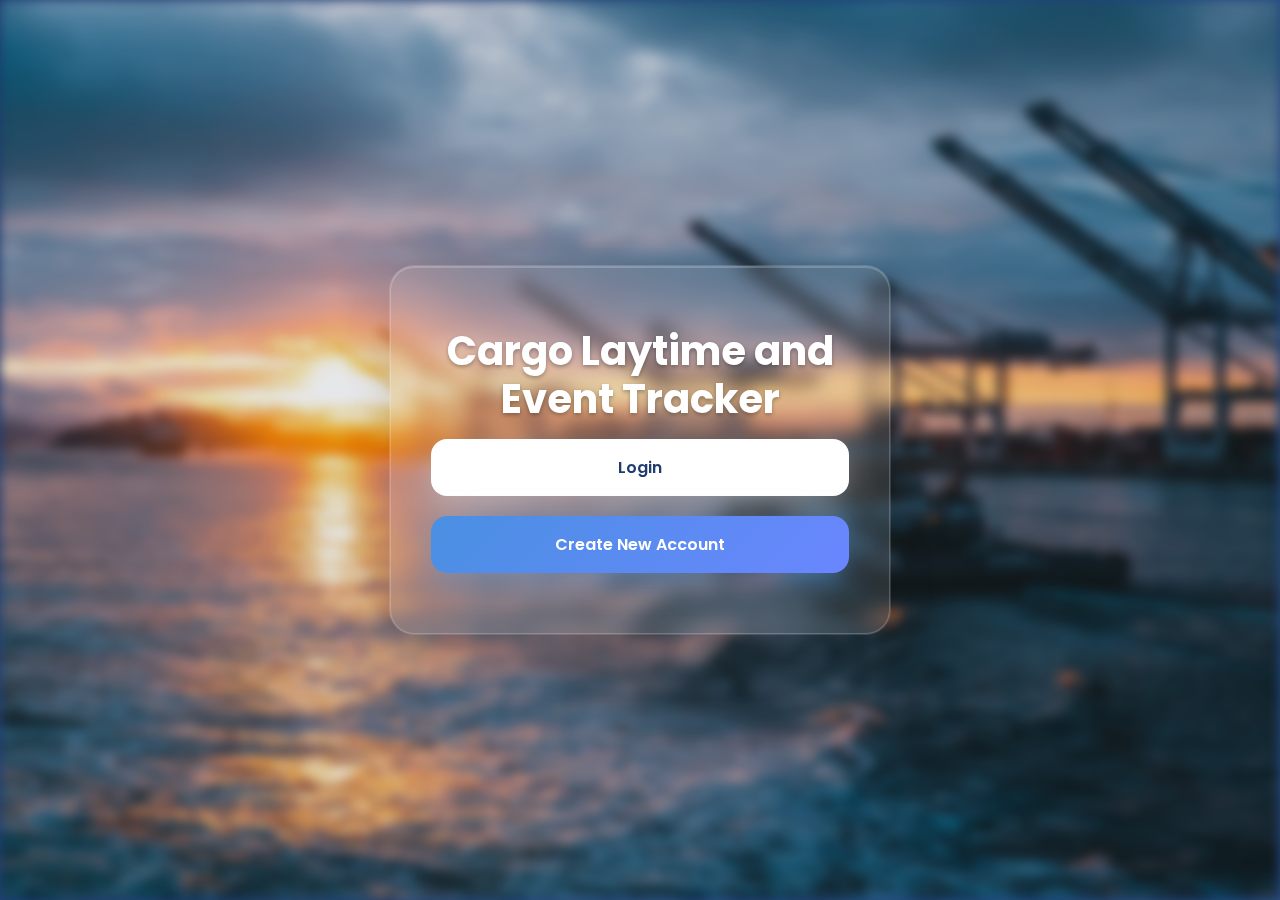
<file: docs/index.html>
<!DOCTYPE html>
<html lang="en">
<head>
    <meta charset="UTF-8">
    <meta name="viewport" content="width=device-width, initial-scale=1.0">
    <title>Cargo Laytime and Event Tracker</title>
    <link rel="stylesheet" href="assets/css/style.css">
    <link href="https://fonts.googleapis.com/css2?family=Poppins:wght@300;400;500;600;700&display=swap" rel="stylesheet">
</head>
<body>
    <div class="background-overlay"></div>
    
    <main class="main-container">
        <div class="glass-container">
            <h1 class="main-title">Cargo Laytime and Event Tracker</h1>
            
            <div class="button-group">
                <button class="btn btn-login" onclick="handleLogin()">
                    <span class="btn-text">Login</span>
                    <div class="btn-overlay"></div>
                </button>
                
                <button class="btn btn-signup" onclick="handleSignup()">
                    <span class="btn-text">Create New Account</span>
                    <div class="btn-overlay"></div>
                </button>
            </div>
            

        </div>
    </main>

    <script src="assets/js/script.js"></script>
</body>
</html>
</file>
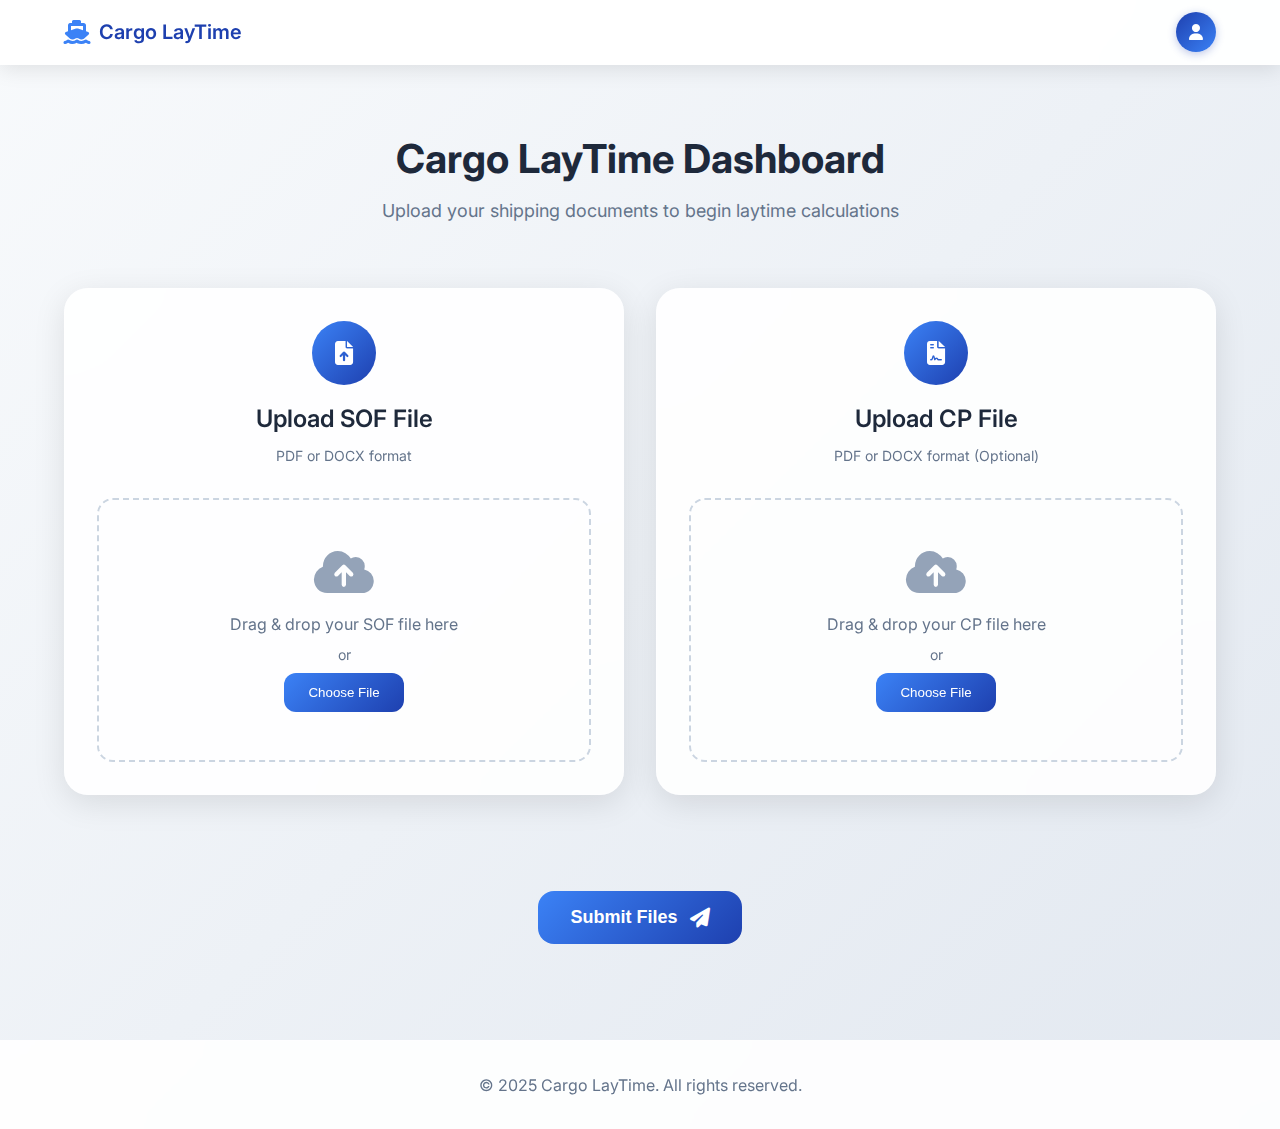
<file: docs/dashboard.html>
<!DOCTYPE html>
<html lang="en">
<head>
    <meta charset="UTF-8">
    <meta name="viewport" content="width=device-width, initial-scale=1.0">
    <title>Dashboard - Cargo LayTime</title>
    <link rel="stylesheet" href="assets/css/dashboard.css">
    <link href="https://fonts.googleapis.com/css2?family=Inter:wght@300;400;500;600;700&display=swap" rel="stylesheet">
    <link rel="stylesheet" href="https://cdnjs.cloudflare.com/ajax/libs/font-awesome/6.4.0/css/all.min.css">
</head>
<body>
    <!-- Top Navigation Bar -->
    <nav class="top-nav">
        <div class="nav-container">
            <div class="nav-left">
                <div class="logo">
                    <i class="fas fa-ship"></i>
                    <span>Cargo LayTime</span>
                </div>
            </div>
            

            
            <div class="nav-right">
                <div class="user-profile" id="userProfile">
                    <div class="avatar" id="avatar">
                        <i class="fas fa-user"></i>
                    </div>
                    <div class="dropdown-menu" id="dropdownMenu">
                        <div class="dropdown-item" onclick="showAccountDetails()">
                            <i class="fas fa-user-cog"></i>
                            <span>Account Details</span>
                        </div>
                        <div class="dropdown-item" onclick="logout()">
                            <i class="fas fa-sign-out-alt"></i>
                            <span>Log Out</span>
                        </div>
                    </div>
                </div>
            </div>
        </div>
    </nav>

    <!-- Main Content Area -->
    <main class="main-content">
        <div class="dashboard-container">
            <!-- Welcome Section -->
            <div class="welcome-section">
                <h2>Cargo LayTime Dashboard</h2>
                <p>Upload your shipping documents to begin laytime calculations</p>
            </div>

            <!-- Upload Cards Container -->
            <div class="upload-cards">
                <!-- SOF File Upload Card -->
                <div class="upload-card" id="sofCard">
                    <div class="card-header">
                        <div class="upload-icon">
                            <i class="fas fa-file-upload"></i>
                        </div>
                        <h3>Upload SOF File</h3>
                        <p>PDF or DOCX format</p>
                    </div>
                    
                    <div class="upload-area" id="sofUploadArea">
                        <div class="upload-content">
                            <i class="fas fa-cloud-upload-alt"></i>
                            <p>Drag & drop your SOF file here</p>
                            <p class="upload-hint">or</p>
                            <button class="choose-file-btn" onclick="document.getElementById('sofFileInput').click()">
                                Choose File
                            </button>
                        </div>
                        <input type="file" id="sofFileInput" accept=".pdf,.docx" style="display: none;">
                    </div>
                    
                    <div class="file-info" id="sofFileInfo" style="display: none;">
                        <div class="file-details">
                            <i class="fas fa-file-alt"></i>
                            <span class="file-name" id="sofFileName"></span>
                            <button class="remove-file" onclick="removeFile('sof')">
                                <i class="fas fa-times"></i>
                            </button>
                        </div>
                    </div>
                </div>

                <!-- CP File Upload Card -->
                <div class="upload-card" id="cpCard">
                    <div class="card-header">
                        <div class="upload-icon">
                            <i class="fas fa-file-contract"></i>
                        </div>
                        <h3>Upload CP File</h3>
                        <p>PDF or DOCX format (Optional)</p>
                    </div>
                    
                    <div class="upload-area" id="cpUploadArea">
                        <div class="upload-content">
                            <i class="fas fa-cloud-upload-alt"></i>
                            <p>Drag & drop your CP file here</p>
                            <p class="upload-hint">or</p>
                            <button class="choose-file-btn" onclick="document.getElementById('cpFileInput').click()">
                                Choose File
                            </button>
                        </div>
                        <input type="file" id="cpFileInput" accept=".pdf,.docx" style="display: none;">
                    </div>
                    
                    <div class="file-info" id="cpFileInfo" style="display: none;">
                        <div class="file-details">
                            <i class="fas fa-file-alt"></i>
                            <span class="file-name" id="cpFileName"></span>
                            <button class="remove-file" onclick="removeFile('cp')">
                                <i class="fas fa-times"></i>
                            </button>
                        </div>
                    </div>
                </div>
            </div>

            <!-- Submit Button -->
            <div class="submit-section">
                <button class="submit-btn" id="submitBtn" onclick="submitFiles()">
                    <span class="btn-text">Submit Files</span>
                    <div class="btn-overlay"></div>
                    <i class="fas fa-paper-plane"></i>
                </button>
            </div>

            <!-- Progress Section -->
            <div class="progress-section" id="progressSection" style="display: none;">
                <div class="progress-bar">
                    <div class="progress-fill" id="progressFill"></div>
                </div>
                <p class="progress-text" id="progressText">Processing files...</p>
            </div>
        </div>
    </main>

    <!-- Footer -->
    <footer class="footer">
        <div class="footer-content">
            <p>&copy; 2025 Cargo LayTime. All rights reserved.</p>
        </div>
    </footer>

    <!-- Success Modal -->
    <div class="modal" id="successModal">
        <div class="modal-content">
            <div class="modal-header">
                <i class="fas fa-check-circle success-icon"></i>
                <h3>Upload Successful!</h3>
            </div>
            <div class="modal-body">
                <p>Your files have been uploaded successfully. Processing will begin shortly.</p>
            </div>
            <div class="modal-footer">
                <button class="modal-btn" onclick="closeModal()">Continue</button>
            </div>
        </div>
    </div>

    <script src="assets/js/dashboard.js"></script>
</body>
</html>
</file>
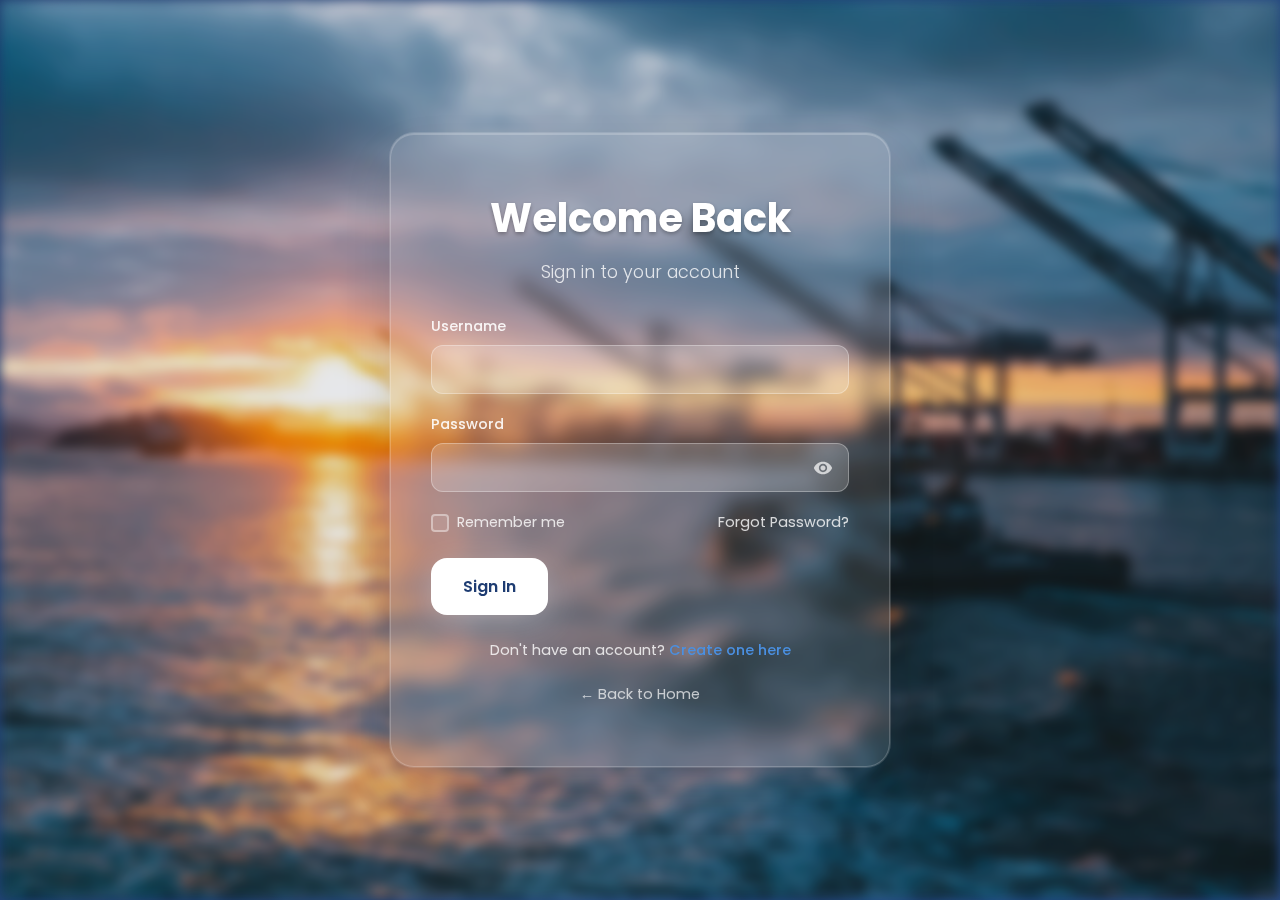
<file: docs/login.html>
<!DOCTYPE html>
<html lang="en">
<head>
    <meta charset="UTF-8">
    <meta name="viewport" content="width=device-width, initial-scale=1.0">
    <title>Login - Cargo Laytime and Event Tracker</title>
    <link rel="stylesheet" href="assets/css/style.css">
    <link href="https://fonts.googleapis.com/css2?family=Poppins:wght@300;400;500;600;700&display=swap" rel="stylesheet">
</head>
<body>
    <div class="background-overlay"></div>
    
    <main class="main-container">
        <div class="glass-container">
            <h1 class="main-title">Welcome Back</h1>
            <p class="login-subtitle">Sign in to your account</p>
            
            <form class="login-form" onsubmit="handleLoginSubmit(event)">
                <!-- Success/Error Message Container -->
                <div id="message-container" class="message-container" style="display: none;">
                    <div class="message-content">
                        <div class="message-icon">
                            <div class="spinner"></div>
                        </div>
                        <div class="message-text" id="message-text"></div>
                    </div>
                </div>
                <div class="form-group">
                    <label for="username" class="form-label">Username</label>
                    <input type="text" id="username" name="username" class="form-input" required>
                </div>
                
                <div class="form-group">
                    <label for="password" class="form-label">Password</label>
                    <div class="password-input-container">
                        <input type="password" id="password" name="password" class="form-input" required>
                        <button type="button" class="password-toggle" onclick="togglePassword('password')">
                            <svg class="eye-icon" viewBox="0 0 24 24" fill="none" xmlns="http://www.w3.org/2000/svg">
                                <path d="M12 4.5C7 4.5 2.73 7.61 1 12c1.73 4.39 6 7.5 11 7.5s9.27-3.11 11-7.5c-1.73-4.39-6-7.5-11-7.5zM12 17c-2.76 0-5-2.24-5-5s2.24-5 5-5 5 2.24 5 5-2.24 5-5 5zm0-8c-1.66 0-3 1.34-3 3s1.34 3 3 3 3-1.34 3-3-1.34-3-3-3z" fill="currentColor"/>
                            </svg>
                        </button>
                    </div>
                </div>
                
                <div class="form-options">
                    <label class="checkbox-container">
                        <input type="checkbox" name="remember">
                        <span class="checkmark"></span>
                        Remember me
                    </label>
                    <a href="#" class="forgot-password">Forgot Password?</a>
                </div>
                
                <button type="submit" class="btn btn-login">
                    <span class="btn-text">Sign In</span>
                    <div class="btn-overlay"></div>
                </button>
            </form>
            
            <div class="signup-link">
                <p>Don't have an account? <a href="signup.html" class="link-text">Create one here</a></p>
            </div>
            
            <div class="back-home">
                <a href="index.html" class="back-link">← Back to Home</a>
            </div>
        </div>
    </main>

    <script>
        // Login page specific JavaScript
        async function handleLoginSubmit(event) {
            event.preventDefault();
            console.log('=== LOGIN FUNCTION STARTED ===');
            
            const form = event.target;
            const submitBtn = form.querySelector('.btn.btn-login');
            const username = form.querySelector('#username').value;
            const password = form.querySelector('#password').value;
            
            console.log('Form data:', { username, password });
            
            // Show loading message
            showMessage('Signing in...', 'loading');
            
            // Add loading state
            submitBtn.classList.add('loading');
            
            try {
                console.log('Making API call to login endpoint...');
                
                // Call the backend API using FormData for OAuth2 compatibility
                const formData = new FormData();
                formData.append('username', username);
                formData.append('password', password);
                
                const response = await fetch('http://127.0.0.1:8000/login', {
                    method: 'POST',
                    body: formData
                });
                
                console.log('Response received:', response.status, response.ok);
                
                if (response.ok) {
                    const data = await response.json();
                    console.log('Login successful, data:', data);
                    
                    // Store authentication data
                    localStorage.setItem('auth_token', data.access_token);
                    localStorage.setItem('username', username);
                    console.log('Auth data stored in localStorage');
                    
                    // Show success message and redirect
                    showMessage('Login successful! Redirecting...', 'success');
                    
                    setTimeout(() => {
                        console.log('=== REDIRECTING NOW ===');
                        window.location.href = 'dashboard.html';
                    }, 1500);
                } else {
                    const error = await response.json();
                    console.log('Login failed with error:', error);
                    showMessage(`Login failed: ${error.detail}`, 'error');
                }
            } catch (error) {
                console.error('Login error:', error);
                showMessage('Login failed. Please check your connection and try again.', 'error');
            } finally {
                submitBtn.classList.remove('loading');
            }
        }
        
        // Message display functionality
        function showMessage(text, type) {
            console.log('=== SHOW MESSAGE CALLED ===');
            console.log('Text:', text, 'Type:', type);
            
            const messageContainer = document.getElementById('message-container');
            const messageText = document.getElementById('message-text');
            
            if (!messageContainer || !messageText) {
                console.error('Message elements not found!');
                return;
            }
            
            const spinner = messageContainer.querySelector('.spinner');
            
            // Set message text
            messageText.textContent = text;
            
            // Remove all existing classes
            messageContainer.className = 'message-container';
            spinner.className = 'spinner';
            
            // Add appropriate classes
            messageContainer.classList.add(type);
            spinner.classList.add(type);
            
            // Show the message
            messageContainer.style.display = 'block';
            
            // Auto-hide success messages after 3 seconds
            if (type === 'success') {
                setTimeout(() => {
                    hideMessage();
                }, 3000);
            }
            
            // Auto-hide error messages after 5 seconds
            if (type === 'error') {
                setTimeout(() => {
                    hideMessage();
                }, 5000);
            }
        }
        
        function hideMessage() {
            const messageContainer = document.getElementById('message-container');
            messageContainer.style.display = 'none';
        }
        
        // Password toggle functionality
        function togglePassword(inputId) {
            const input = document.getElementById(inputId);
            const toggleBtn = input.parentElement.querySelector('.password-toggle');
            
            if (input.type === 'password') {
                input.type = 'text';
                toggleBtn.classList.add('show-password');
            } else {
                input.type = 'password';
                toggleBtn.classList.remove('show-password');
            }
        }
    </script>
</body>
</html>
</file>
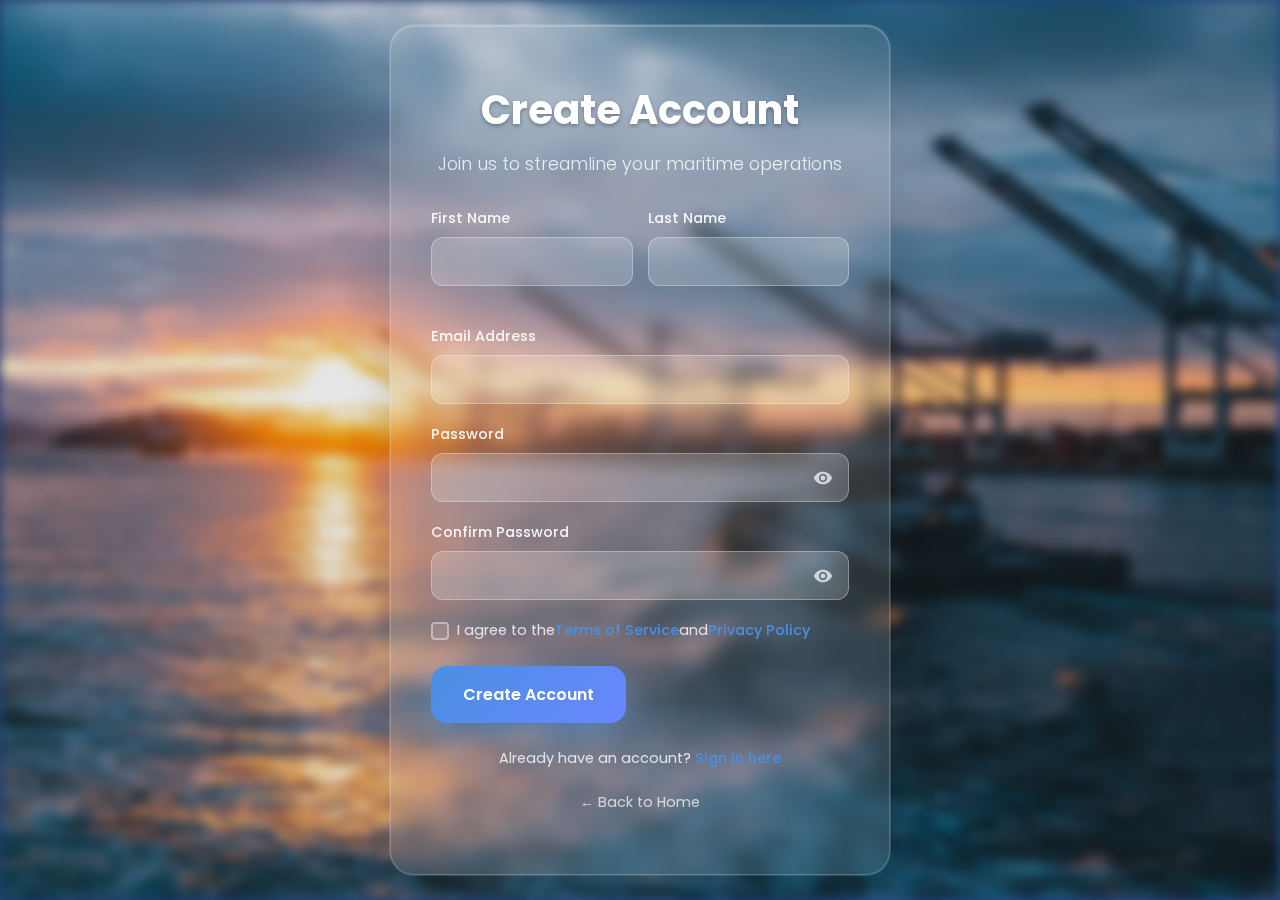
<file: docs/signup.html>
<!DOCTYPE html>
<html lang="en">
<head>
    <meta charset="UTF-8">
    <meta name="viewport" content="width=device-width, initial-scale=1.0">
    <title>Create Account - Cargo Laytime and Event Tracker</title>
    <link rel="stylesheet" href="assets/css/style.css">
    <link href="https://fonts.googleapis.com/css2?family=Poppins:wght@300;400;500;600;700&display=swap" rel="stylesheet">
</head>
<body>
    <div class="background-overlay"></div>
    
    <main class="main-container">
        <div class="glass-container">
            <h1 class="main-title">Create Account</h1>
            <p class="signup-subtitle">Join us to streamline your maritime operations</p>
            
            <form class="signup-form" onsubmit="handleSignupSubmit(event)">
                <!-- Success/Error Message Container -->
                <div id="message-container" class="message-container" style="display: none;">
                    <div class="message-content">
                        <div class="message-icon">
                            <div class="spinner"></div>
                        </div>
                        <div class="message-text" id="message-text"></div>
                    </div>
                </div>
                <div class="form-row">
                    <div class="form-group">
                        <label for="firstName" class="form-label">First Name</label>
                        <input type="text" id="firstName" name="firstName" class="form-input" required>
                    </div>
                    
                    <div class="form-group">
                        <label for="lastName" class="form-label">Last Name</label>
                        <input type="text" id="lastName" name="lastName" class="form-input" required>
                    </div>
                </div>
                
                <div class="form-group">
                    <label for="email" class="form-label">Email Address</label>
                    <input type="email" id="email" name="email" class="form-input" required>
                </div>
                

                
                <div class="form-group">
                    <label for="password" class="form-label">Password</label>
                    <div class="password-input-container">
                        <input type="password" id="password" name="password" class="form-input" required>
                        <button type="button" class="password-toggle" onclick="togglePassword('password')">
                            <svg class="eye-icon" viewBox="0 0 24 24" fill="none" xmlns="http://www.w3.org/2000/svg">
                                <path d="M12 4.5C7 4.5 2.73 7.61 1 12c1.73 4.39 6 7.5 11 7.5s9.27-3.11 11-7.5c-1.73-4.39-6-7.5-11-7.5zM12 17c-2.76 0-5-2.24-5-5s2.24-5 5-5 5 2.24 5 5-2.24 5-5 5zm0-8c-1.66 0-3 1.34-3 3s1.34 3 3 3 3-1.34 3-3-1.34-3-3-3z" fill="currentColor"/>
                            </svg>
                        </button>
                    </div>
                </div>
                
                <div class="form-group">
                    <label for="confirmPassword" class="form-label">Confirm Password</label>
                    <div class="password-input-container">
                        <input type="password" id="confirmPassword" name="confirmPassword" class="form-input" required>
                        <button type="button" class="password-toggle" onclick="togglePassword('confirmPassword')">
                            <svg class="eye-icon" viewBox="0 0 24 24" fill="none" xmlns="http://www.w3.org/2000/svg">
                                <path d="M12 4.5C7 4.5 2.73 7.61 1 12c1.73 4.39 6 7.5 11 7.5s9.27-3.11 11-7.5c-1.73-4.39-6-7.5-11-7.5zM12 17c-2.76 0-5-2.24-5-5s2.24-5 5-5 5 2.24 5 5-2.24 5-5 5zm0-8c-1.66 0-3 1.34-3 3s1.34 3 3 3 3-1.34 3-3-1.34-3-3-3z" fill="currentColor"/>
                            </svg>
                        </button>
                    </div>
                </div>
                
                <div class="form-options">
                    <label class="checkbox-container">
                        <input type="checkbox" name="terms" required>
                        <span class="checkmark"></span>
                        I agree to the <a href="#" class="link-text">Terms of Service</a> and <a href="#" class="link-text">Privacy Policy</a>
                    </label>
                </div>
                
                <button type="submit" class="btn btn-signup">
                    <span class="btn-text">Create Account</span>
                    <div class="btn-overlay"></div>
                </button>
            </form>
            
            <div class="login-link">
                <p>Already have an account? <a href="login.html" class="link-text">Sign in here</a></p>
            </div>
            
            <div class="back-home">
                <a href="index.html" class="back-link">← Back to Home</a>
            </div>
        </div>
    </main>

    <script src="assets/js/script.js"></script>
</body>
</html>
</file>
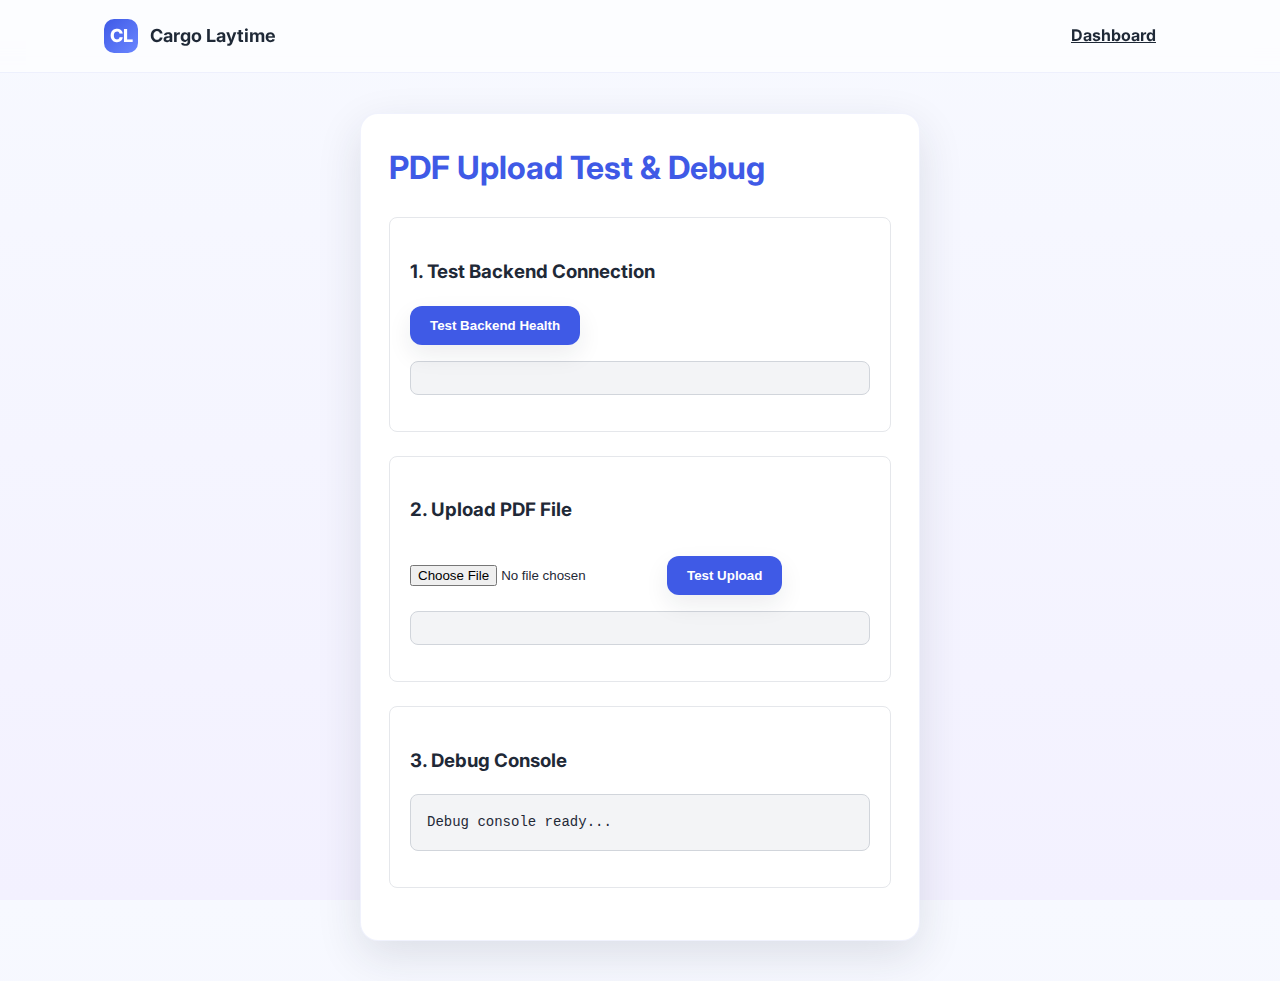
<file: docs/test-upload.html>
<!doctype html>
<html lang="en">
<head>
	<meta charset="utf-8" />
	<meta name="viewport" content="width=device-width, initial-scale=1" />
	<title>Test PDF Upload • Debug</title>
	<link rel="preconnect" href="https://fonts.googleapis.com">
	<link rel="preconnect" href="https://fonts.gstatic.com" crossorigin>
	<link href="https://fonts.googleapis.com/css2?family=Inter:wght@400;600;700;800&display=swap" rel="stylesheet">
	<link rel="stylesheet" href="assets/css/theme.css" />
	<style>
		.debug-info {
			background: #f3f4f6;
			border: 1px solid #d1d5db;
			border-radius: 8px;
			padding: 16px;
			margin: 16px 0;
			font-family: monospace;
			font-size: 14px;
			white-space: pre-wrap;
			max-height: 400px;
			overflow-y: auto;
		}
		.test-section {
			margin: 24px 0;
			padding: 20px;
			border: 1px solid #e5e7eb;
			border-radius: 8px;
		}
	</style>
</head>
<body>
	<header class="header">
		<div class="container nav">
			<a class="brand" href="index.html">
				<span class="brand-badge">CL</span>
				<span>Cargo Laytime</span>
			</a>
			<div class="nav-cta">
				<a class="btn btn-ghost" href="dashboard.html">Dashboard</a>
			</div>
		</div>
	</header>

	<main class="center">
		<div class="card">
			<h1>PDF Upload Test & Debug</h1>
			
			<div class="test-section">
				<h3>1. Test Backend Connection</h3>
				<button class="btn btn-primary" id="test-connection">Test Backend Health</button>
				<div id="connection-result" class="debug-info"></div>
			</div>

			<div class="test-section">
				<h3>2. Upload PDF File</h3>
				<input type="file" id="pdf-file" accept="application/pdf" />
				<button class="btn btn-primary" id="test-upload" style="margin-top: 12px;">Test Upload</button>
				<div id="upload-result" class="debug-info"></div>
			</div>

			<div class="test-section">
				<h3>3. Debug Console</h3>
				<div id="debug-console" class="debug-info">Console output will appear here...</div>
			</div>
		</div>
	</main>

	<script>
		// Override console.log to show in our debug panel
		const debugConsole = document.getElementById('debug-console');
		const originalLog = console.log;
		const originalError = console.error;
		
		console.log = function(...args) {
			originalLog.apply(console, args);
			debugConsole.textContent += args.map(arg => 
				typeof arg === 'object' ? JSON.stringify(arg, null, 2) : String(arg)
			).join(' ') + '\n';
		};
		
		console.error = function(...args) {
			originalError.apply(console, args);
			debugConsole.textContent += 'ERROR: ' + args.map(arg => 
				typeof arg === 'object' ? JSON.stringify(arg, null, 2) : String(arg)
			).join(' ') + '\n';
		};

		// Test backend connection
		document.getElementById('test-connection').addEventListener('click', async () => {
			const resultDiv = document.getElementById('connection-result');
			resultDiv.textContent = 'Testing connection...';
			
			try {
				const API_BASE = 'http://localhost:8000';
				console.log('Testing connection to:', API_BASE);
				
				const response = await fetch(`${API_BASE}/health`);
				console.log('Health check response:', response.status, response.statusText);
				
				if (response.ok) {
					const data = await response.json();
					resultDiv.textContent = `✅ Connection successful!\nStatus: ${data.status}\nModel: ${data.model || 'None'}`;
					console.log('Health data:', data);
				} else {
					resultDiv.textContent = `❌ Connection failed!\nStatus: ${response.status}\nStatus Text: ${response.statusText}`;
				}
			} catch (error) {
				resultDiv.textContent = `❌ Connection error!\nError: ${error.message}`;
				console.error('Connection test failed:', error);
			}
		});

		// Test PDF upload
		document.getElementById('test-upload').addEventListener('click', async () => {
			const fileInput = document.getElementById('pdf-file');
			const resultDiv = document.getElementById('upload-result');
			
			if (!fileInput.files[0]) {
				resultDiv.textContent = '❌ Please select a PDF file first!';
				return;
			}
			
			const file = fileInput.files[0];
			resultDiv.textContent = 'Uploading file...';
			
			try {
				const API_BASE = 'http://localhost:8000';
				console.log('Uploading file:', file.name, 'Size:', file.size, 'bytes');
				
				const formData = new FormData();
				formData.append('file', file);
				
				const response = await fetch(`${API_BASE}/extract?debug=true`, {
					method: 'POST',
					body: formData
				});
				
				console.log('Upload response:', response.status, response.statusText);
				
				if (response.ok) {
					const data = await response.json();
					resultDiv.textContent = `✅ Upload successful!\n\nParsed Data:\n${JSON.stringify(data, null, 2)}`;
					console.log('Parsed data:', data);
				} else {
					const errorText = await response.text();
					resultDiv.textContent = `❌ Upload failed!\nStatus: ${response.status}\nError: ${errorText}`;
					console.error('Upload failed:', errorText);
				}
			} catch (error) {
				resultDiv.textContent = `❌ Upload error!\nError: ${error.message}`;
				console.error('Upload test failed:', error);
			}
		});

		// Clear debug console
		document.addEventListener('DOMContentLoaded', () => {
			debugConsole.textContent = 'Debug console ready...\n';
		});
	</script>
</body>
</html>
</file>
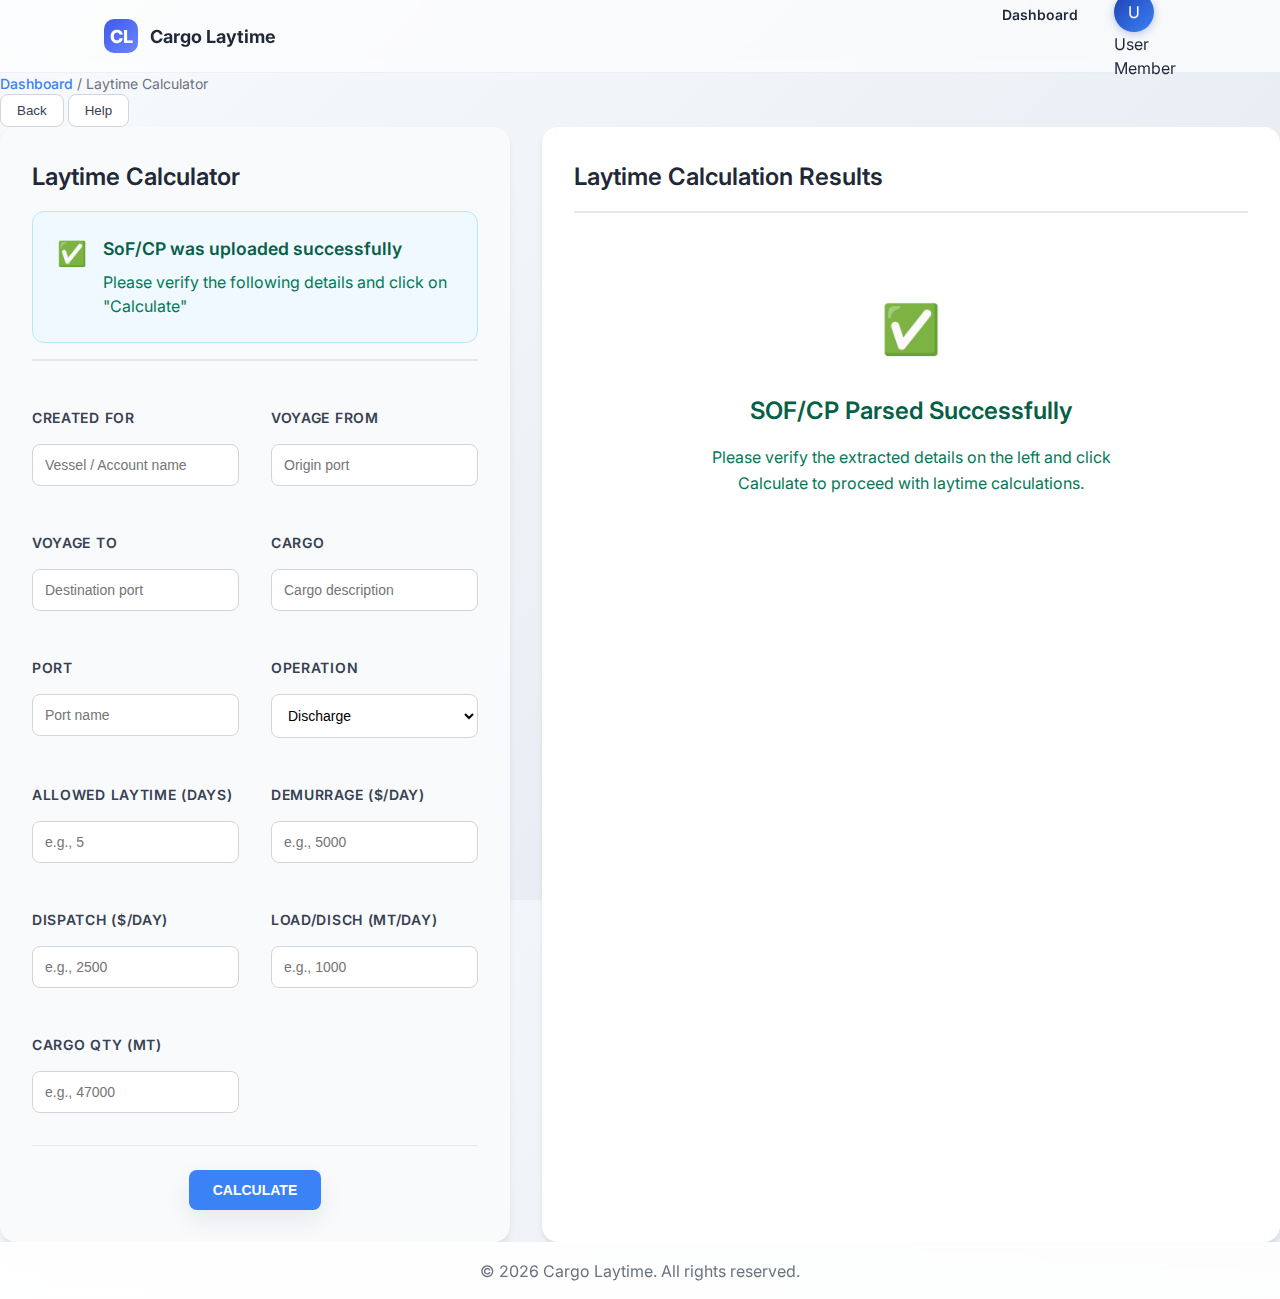
<file: marithon_frontend/extraction-results.html>
<!doctype html>
<html lang="en">
<head>
	<meta charset="utf-8" />
	<meta name="viewport" content="width=device-width, initial-scale=1" />
	<title>Laytime Calculator • Cargo Laytime</title>
	<link rel="preconnect" href="https://fonts.googleapis.com">
	<link rel="preconnect" href="https://fonts.gstatic.com" crossorigin>
	<link href="https://fonts.googleapis.com/css2?family=Inter:wght@400;600;700;800&display=swap" rel="stylesheet">
	<link rel="stylesheet" href="assets/css/theme.css" />
	<link rel="stylesheet" href="assets/css/extraction-results.css" />
</head>
<body>
	<header class="header">
		<div class="container nav">
			<a class="brand" href="index.html">
				<span class="brand-badge">CL</span>
				<span>Cargo Laytime</span>
			</a>
			<div class="nav-cta">
				<a class="btn btn-ghost" href="dashboard.html">Dashboard</a>
				<div class="profile-chip"><span class="avatar">U</span><div><div id="profile-name">User</div><div class="role" id="profile-role">Member</div></div></div>
			</div>
		</div>
	</header>

	<main class="workspace">
		<div class="workspace-card">
			<div class="topbar">
				<div class="breadcrumb">
					<a href="dashboard.html">Dashboard</a> / <span>Laytime Calculator</span>
				</div>
				<div class="actions">
					<button class="action-btn" onclick="window.history.back()">Back</button>
					<button class="action-btn">Help</button>
				</div>
			</div>

			<!-- Split Layout: Form on Left, Results on Right -->
			<div class="split-layout">
				<!-- Left Panel: Fetched Data Form -->
				<div class="left-panel">
					<div class="panel-header">
						<h2>Laytime Calculator</h2>
						<div class="success-banner">
							<div class="success-icon">✅</div>
							<div>
								<h3>SoF/CP was uploaded successfully</h3>
								<p>Please verify the following details and click on "Calculate"</p>
							</div>
						</div>
					</div>
					
					<div class="data-form" id="data-form">
						<div class="form-grid">
							<div class="form-item">
								<label class="label">CREATED FOR</label>
								<input class="input-sm" id="f-vessel" placeholder="Vessel / Account name" />
							</div>
							<div class="form-item">
								<label class="label">VOYAGE FROM</label>
								<input class="input-sm" id="f-from" placeholder="Origin port" />
							</div>
							<div class="form-item">
								<label class="label">VOYAGE TO</label>
								<input class="input-sm" id="f-to" placeholder="Destination port" />
							</div>
							<div class="form-item">
								<label class="label">CARGO</label>
								<input class="input-sm" id="f-cargo" placeholder="Cargo description" />
							</div>
							<div class="form-item">
								<label class="label">PORT</label>
								<input class="input-sm" id="f-port" placeholder="Port name" />
							</div>
							<div class="form-item">
								<label class="label">OPERATION</label>
								<select class="select" id="f-operation">
									<option value="load">Load</option>
									<option value="discharge" selected>Discharge</option>
								</select>
							</div>
							<div class="form-item">
								<label class="label">ALLOWED LAYTIME (DAYS)</label>
								<input class="input-sm" id="f-allowed" type="number" placeholder="e.g., 5" />
							</div>
							<div class="form-item">
								<label class="label">DEMURRAGE ($/DAY)</label>
								<input class="input-sm" id="f-demurrage" type="number" placeholder="e.g., 5000" />
							</div>
							<div class="form-item">
								<label class="label">DISPATCH ($/DAY)</label>
								<input class="input-sm" id="f-dispatch" type="number" placeholder="e.g., 2500" />
							</div>
							<div class="form-item">
								<label class="label">LOAD/DISCH (MT/DAY)</label>
								<input class="input-sm" id="f-rate" type="number" placeholder="e.g., 1000" />
							</div>
							<div class="form-item">
								<label class="label">CARGO QTY (MT)</label>
								<input class="input-sm" id="f-qty" type="number" placeholder="e.g., 47000" />
							</div>
						</div>
						
						<div class="form-actions">
							<button class="btn btn-primary" id="calc-btn">CALCULATE</button>
						</div>
					</div>
				</div>

				<!-- Right Panel: Results and Events Table -->
				<div class="right-panel" id="right-panel">
					<div class="panel-header">
						<h2>Laytime Calculation Results</h2>
					</div>
					
					<!-- Initial State: Show success message -->
					<div class="initial-state" id="initial-state">
						<div class="success-message">
							<div class="success-icon">✅</div>
							<h3>SOF/CP Parsed Successfully</h3>
							<p>Please verify the extracted details on the left and click Calculate to proceed with laytime calculations.</p>
						</div>
					</div>

					<!-- Results Content (initially hidden) -->
					<div class="results-content hidden" id="results-content">
						<!-- Laytime Summary -->
						<div class="laytime-summary-section">
							<div class="summary-header">
								<h3>LAYTIME ALLOWED</h3>
								<div class="summary-value" id="laytime-allowed">0.00 Days</div>
							</div>
						</div>

						<!-- Add Event Form -->
						<div class="add-event-section">
							<div class="add-event-form">
								<input type="text" id="new-event" placeholder="EVENT" />
								<input type="datetime-local" id="start-datetime" />
								<input type="datetime-local" id="end-datetime" />
								<button class="btn btn-primary" id="add-event-btn">ADD EVENT</button>
							</div>
						</div>

						<!-- Events Timeline -->
						<div class="events-section">
							<h3>Events Timeline</h3>
							<div class="events-table">
								<table>
									<thead>
										<tr>
											<th>EVENTS</th>
											<th>DAY</th>
											<th>START DATE TIME</th>
											<th>END DATE TIME</th>
											<th>LAYTIME TIME UTILIZATION</th>
											<th>LAYTIME % UTILIZATION</th>
											<th>LAYTIME CONSUMED</th>
											<th>LAYTIME REMAINING</th>
											<th>ACTION</th>
										</tr>
									</thead>
									<tbody id="events-tbody">
										<!-- Events will be populated here -->
									</tbody>
								</table>
							</div>
						</div>
					</div>
				</div>
			</div>
		</div>
	</main>

	<footer class="footer">
		<div class="container">
			<span>© <span id="year"></span> Cargo Laytime. All rights reserved.</span>
		</div>
	</footer>

	<script src="assets/js/app.js"></script>
	<script src="assets/js/extraction-results.js"></script>
</body>
</html>
</file>
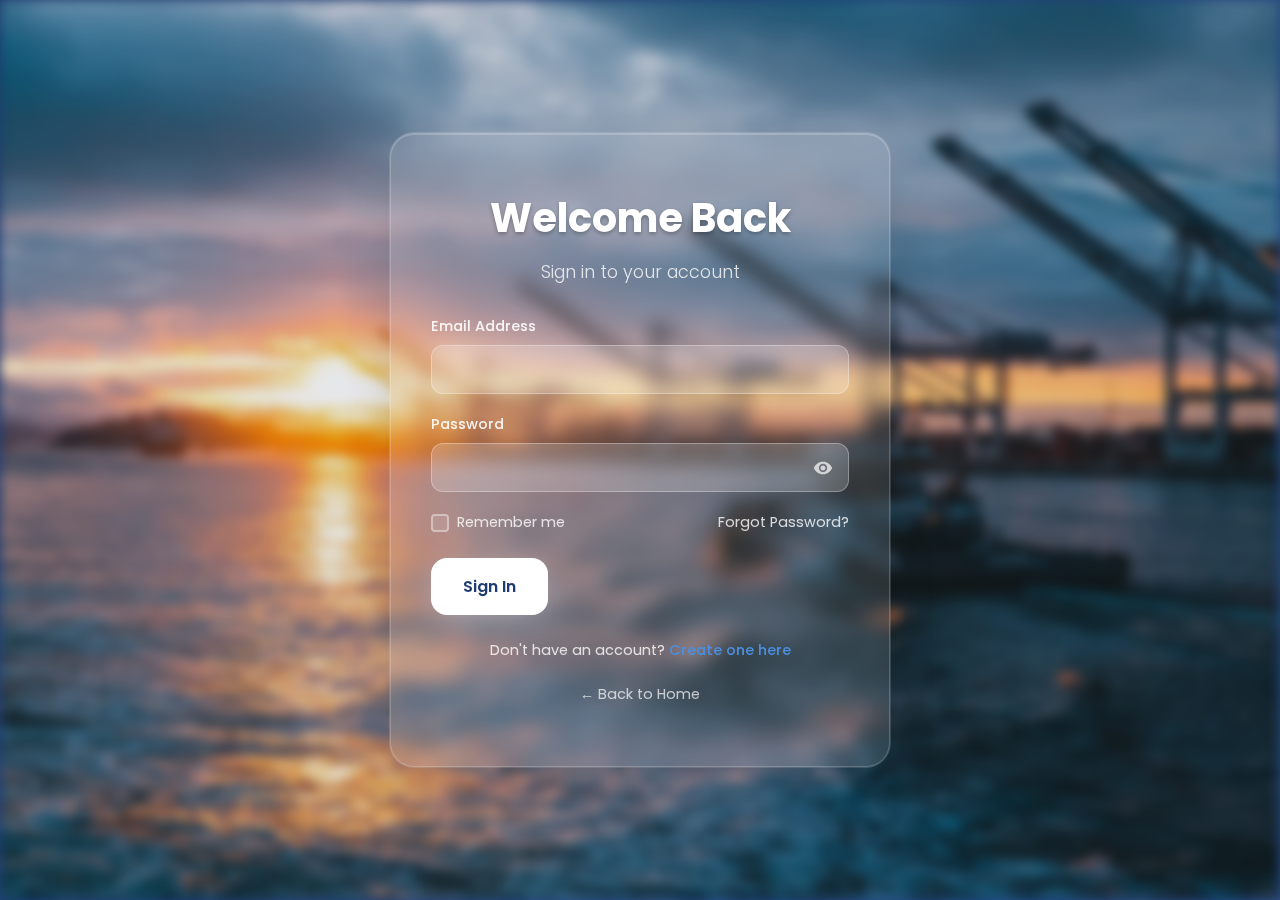
<file: marithon_frontend/login.html>
<!DOCTYPE html>
<html lang="en">
<head>
    <meta charset="UTF-8">
    <meta name="viewport" content="width=device-width, initial-scale=1.0">
    <title>Login - Cargo Laytime and Event Tracker</title>
    <link rel="stylesheet" href="assets/css/style.css">
    <link href="https://fonts.googleapis.com/css2?family=Poppins:wght@300;400;500;600;700&display=swap" rel="stylesheet">
</head>
<body>
    <div class="background-overlay"></div>
    
    <main class="main-container">
        <div class="glass-container">
            <h1 class="main-title">Welcome Back</h1>
            <p class="login-subtitle">Sign in to your account</p>
            
            <form class="login-form" onsubmit="console.log('FORM SUBMITTED!'); handleLoginSubmit(event);">
                <!-- Success/Error Message Container -->
                <div id="message-container" class="message-container" style="display: none;">
                    <div class="message-content">
                        <div class="message-icon">
                            <div class="spinner"></div>
                        </div>
                        <div class="message-text" id="message-text"></div>
                    </div>
                </div>
                <div class="form-group">
                    <label for="email" class="form-label">Email Address</label>
                    <input type="email" id="email" name="email" class="form-input" required>
                </div>
                
                <div class="form-group">
                    <label for="password" class="form-label">Password</label>
                    <div class="password-input-container">
                        <input type="password" id="password" name="password" class="form-input" required>
                        <button type="button" class="password-toggle" onclick="togglePassword('password')">
                            <svg class="eye-icon" viewBox="0 0 24 24" fill="none" xmlns="http://www.w3.org/2000/svg">
                                <path d="M12 4.5C7 4.5 2.73 7.61 1 12c1.73 4.39 6 7.5 11 7.5s9.27-3.11 11-7.5c-1.73-4.39-6-7.5-11-7.5zM12 17c-2.76 0-5-2.24-5-5s2.24-5 5-5 5 2.24 5 5-2.24 5-5 5zm0-8c-1.66 0-3 1.34-3 3s1.34 3 3 3 3-1.34 3-3-1.34-3-3-3z" fill="currentColor"/>
                            </svg>
                        </button>
                    </div>
                </div>
                
                <div class="form-options">
                    <label class="checkbox-container">
                        <input type="checkbox" name="remember">
                        <span class="checkmark"></span>
                        Remember me
                    </label>
                    <a href="#" class="forgot-password">Forgot Password?</a>
                </div>
                
                <button type="submit" class="btn btn-login">
                    <span class="btn-text">Sign In</span>
                    <div class="btn-overlay"></div>
                </button>
            </form>
            
            <div class="signup-link">
                <p>Don't have an account? <a href="signup.html" class="link-text">Create one here</a></p>
            </div>
            
            <div class="back-home">
                <a href="index.html" class="back-link">← Back to Home</a>
            </div>
        </div>
    </main>

    <script>
        // Login page specific JavaScript
        async function handleLoginSubmit(event) {
            event.preventDefault();
            console.log('=== LOGIN FUNCTION STARTED ===');
            console.log('Login form submitted - function called!');
            
            const form = event.target;
            const submitBtn = form.querySelector('.btn.btn-login');
            const email = form.querySelector('#email').value;
            const password = form.querySelector('#password').value;
            const remember = form.querySelector('input[name="remember"]').checked;
            
            console.log('Form data:', { email, password, remember });
            console.log('Submit button found:', submitBtn);
            
            // Show loading message
            showMessage('Signing in...', 'loading');
            console.log('Loading message shown');
            
            // Add loading state
            submitBtn.classList.add('loading');
            console.log('Loading state added to button');
            
            try {
                console.log('Making API call to login endpoint...');
                
                // Call the backend API
                const response = await fetch('http://localhost:8000/auth/login', {
                    method: 'POST',
                    headers: {
                        'Content-Type': 'application/json',
                    },
                    body: JSON.stringify({ email, password })
                });
                
                console.log('Response received:', response.status, response.ok);
                console.log('Response headers:', response.headers);
                
                if (response.ok) {
                    const data = await response.json();
                    console.log('Login successful, data:', data);
                    
                    // Store authentication data
                    localStorage.setItem('auth_token', data.access_token);
                    localStorage.setItem('user_data', JSON.stringify(data.user));
                    console.log('Auth data stored in localStorage');
                    
                    // Show success message and redirect
                    showMessage('Login successful! Redirecting...', 'success');
                    console.log('Success message shown, starting redirect timer...');
                    
                    setTimeout(() => {
                        console.log('=== REDIRECTING NOW ===');
                        console.log('Current location:', window.location.href);
                        console.log('Redirecting to dashboard.html');
                        
                        // Try multiple redirect methods
                        try {
                            console.log('Method 1: window.location.href');
                            window.location.href = 'dashboard.html';
                        } catch (e) {
                            console.error('Method 1 failed:', e);
                            try {
                                console.log('Method 2: window.location.replace');
                                window.location.replace('dashboard.html');
                            } catch (e2) {
                                console.error('Method 2 failed:', e2);
                                try {
                                    console.log('Method 3: window.location.assign');
                                    window.location.assign('dashboard.html');
                                } catch (e3) {
                                    console.error('Method 3 failed:', e3);
                                    console.log('All redirect methods failed!');
                                }
                            }
                        }
                    }, 1500);
                } else {
                    const error = await response.json();
                    console.log('Login failed with error:', error);
                    showMessage(`Login failed: ${error.detail}`, 'error');
                }
            } catch (error) {
                console.error('Login error:', error);
                showMessage('Login failed. Please check your connection and try again.', 'error');
            } finally {
                submitBtn.classList.remove('loading');
                console.log('Loading state removed from button');
            }
        }
        
        // Message display functionality
        function showMessage(text, type) {
            console.log('=== SHOW MESSAGE CALLED ===');
            console.log('Text:', text, 'Type:', type);
            
            const messageContainer = document.getElementById('message-container');
            const messageText = document.getElementById('message-text');
            
            console.log('Message container found:', messageContainer);
            console.log('Message text element found:', messageText);
            
            if (!messageContainer || !messageText) {
                console.error('Message elements not found!');
                return;
            }
            
            const spinner = messageContainer.querySelector('.spinner');
            console.log('Spinner found:', spinner);
            
            // Set message text
            messageText.textContent = text;
            
            // Remove all existing classes
            messageContainer.className = 'message-container';
            spinner.className = 'spinner';
            
            // Add appropriate classes
            messageContainer.classList.add(type);
            spinner.classList.add(type);
            
            // Show the message
            messageContainer.style.display = 'block';
            console.log('Message displayed with type:', type);
            
            // Auto-hide success messages after 3 seconds
            if (type === 'success') {
                setTimeout(() => {
                    hideMessage();
                }, 3000);
            }
            
            // Auto-hide error messages after 5 seconds
            if (type === 'error') {
                setTimeout(() => {
                    hideMessage();
                }, 5000);
            }
        }
        
        function hideMessage() {
            const messageContainer = document.getElementById('message-container');
            messageContainer.style.display = 'none';
        }
        
        // Password toggle functionality
        function togglePassword(inputId) {
            const input = document.getElementById(inputId);
            const toggleBtn = input.parentElement.querySelector('.password-toggle');
            
            if (input.type === 'password') {
                input.type = 'text';
                toggleBtn.classList.add('show-password');
            } else {
                input.type = 'password';
                toggleBtn.classList.remove('show-password');
            }
        }
        

    </script>
</body>
</html>
</file>
<file: docs/assets/css/theme.css>
:root {
	--color-primary: #3F5AE6; /* Royal blue */
	--color-primary-600: #3650d1;
	--color-accent: #63D391; /* Light green */
	--color-purple-50: #F3F1FF; /* Light purple background */
	--color-bg: #F7F9FF; /* Soft blue-tinted bg */
	--color-surface: #ffffff;
	--color-text: #1f2937; /* Gray-800 */
	--color-muted: #6b7280; /* Gray-500 */
	--shadow-md: 0 10px 25px rgba(31, 41, 55, 0.08);
	--shadow-lg: 0 15px 45px rgba(31, 41, 55, 0.12);
	--radius-md: 12px;
	--radius-lg: 18px;
}

/* Base reset */
* { box-sizing: border-box; }
html, body { height: 100%; }
body {
	margin: 0;
	font-family: "Inter", system-ui, -apple-system, Segoe UI, Roboto, Arial, sans-serif;
	color: var(--color-text);
	background: linear-gradient(180deg, var(--color-bg) 0%, var(--color-purple-50) 100%);
	line-height: 1.6;
}

.container {
	width: 100%;
	max-width: 1120px;
	margin: 0 auto;
	padding: 0 24px;
}

/* Navigation */
.header {
	position: sticky;
	top: 0;
	z-index: 50;
	background: rgba(255, 255, 255, 0.6);
	backdrop-filter: blur(10px);
	border-bottom: 1px solid rgba(63, 90, 230, 0.08);
}
.nav {
	display: flex;
	align-items: center;
	justify-content: space-between;
	height: 72px;
}
.brand {
	display: flex;
	align-items: center;
	gap: 12px;
	font-weight: 700;
	font-size: 18px;
	text-decoration: none;
	color: var(--color-text);
}
.brand-badge {
	display: inline-grid;
	place-items: center;
	width: 34px;
	height: 34px;
	border-radius: 10px;
	background: linear-gradient(135deg, var(--color-primary), #6a86ff);
	color: #fff;
	font-weight: 800;
}
.nav-cta {
	display: flex;
	gap: 12px;
}

/* Buttons */
.btn {
	appearance: none;
	border: 0;
	outline: 0;
	border-radius: 12px;
	padding: 12px 20px;
	font-weight: 700;
	cursor: pointer;
	transition: transform 120ms ease, box-shadow 200ms ease, background 200ms ease;
}
.btn:active { transform: translateY(1px); }
.btn-primary {
	background: var(--color-primary);
	color: #fff;
	box-shadow: var(--shadow-md);
}
.btn-primary:hover { background: var(--color-primary-600); }
.btn-accent {
	background: var(--color-accent);
	color: #053b1f;
	box-shadow: var(--shadow-md);
}
.btn-ghost {
	background: transparent;
	color: var(--color-text);
}

/* Hero */
.hero {
	padding: 80px 0 40px;
}
.hero-grid {
	display: grid;
	grid-template-columns: 1.2fr 0.8fr;
	gap: 40px;
	align-items: center;
}
.hero-title {
	font-size: clamp(36px, 6vw, 64px);
	line-height: 1.05;
	letter-spacing: 0.2px;
	margin: 0 0 16px;
	font-weight: 800;
	color: var(--color-primary);
}
.hero-subtitle {
	font-size: clamp(16px, 2.2vw, 20px);
	color: var(--color-muted);
	margin-bottom: 28px;
	max-width: 60ch;
}
.hero-cta { display: flex; gap: 16px; flex-wrap: wrap; }

.hero-card {
	background: var(--color-surface);
	border-radius: var(--radius-lg);
	box-shadow: var(--shadow-lg);
	padding: 24px;
}
.metrics {
	display: grid;
	grid-template-columns: repeat(3, 1fr);
	gap: 16px;
}
.metric {
	padding: 16px;
	border-radius: 12px;
	background: linear-gradient(180deg, #ffffff, #f4f7ff);
	border: 1px solid rgba(63, 90, 230, 0.08);
}
.metric .value { font-weight: 800; font-size: 22px; color: var(--color-primary); }
.metric .label { color: var(--color-muted); font-size: 13px; }

/* Feature section */
.section {
	padding: 40px 0 80px;
}
.features {
	display: grid;
	grid-template-columns: repeat(3, 1fr);
	gap: 20px;
}
.feature {
	background: var(--color-surface);
	border: 1px solid rgba(63, 90, 230, 0.08);
	border-radius: var(--radius-md);
	padding: 22px;
	box-shadow: var(--shadow-md);
}
.feature h3 { margin: 10px 0 8px; font-size: 18px; }
.feature p { margin: 0; color: var(--color-muted); }

/* Card / Auth */
.center {
	min-height: calc(100vh - 72px);
	display: grid;
	place-items: center;
	padding: 40px 16px;
}
.card {
	width: 100%;
	max-width: 560px;
	background: var(--color-surface);
	border-radius: var(--radius-lg);
	box-shadow: var(--shadow-lg);
	padding: 28px;
	border: 1px solid rgba(63, 90, 230, 0.08);
}
.card h1 {
	margin: 0 0 18px;
	font-size: 32px;
	color: var(--color-primary);
}

.label { display: block; font-weight: 600; margin: 14px 0 8px; }
.input {
	width: 100%;
	border: 1px solid #e5e7eb;
	border-radius: 12px;
	padding: 12px 14px;
	font-size: 16px;
	background: #fff;
	transition: border 160ms ease, box-shadow 160ms ease;
}
.input:focus { outline: none; border-color: var(--color-primary); box-shadow: 0 0 0 4px rgba(63,90,230,0.12); }
.input.error { border-color: #ef4444; box-shadow: 0 0 0 4px rgba(239, 68, 68, 0.12); }
.error-text { color: #b91c1c; font-size: 13px; margin-top: 6px; display: none; }
.error-text.show { display: block; }

.row { display: flex; align-items: center; justify-content: space-between; gap: 12px; }
.checkbox { display: flex; align-items: center; gap: 10px; color: var(--color-muted); }

.footer {
	padding: 32px 0; color: var(--color-muted); text-align: center;
}
.footer a { color: var(--color-primary); text-decoration: none; font-weight: 600; }

/* Responsive */
@media (max-width: 960px) {
	.hero-grid { grid-template-columns: 1fr; }
}
@media (max-width: 720px) {
	.features { grid-template-columns: 1fr; }
	.metrics { grid-template-columns: 1fr 1fr; }
}
</file>
<file: marithon_frontend/assets/css/theme.css>
:root {
	--color-primary: #3F5AE6; /* Royal blue */
	--color-primary-600: #3650d1;
	--color-accent: #63D391; /* Light green */
	--color-purple-50: #F3F1FF; /* Light purple background */
	--color-bg: #F7F9FF; /* Soft blue-tinted bg */
	--color-surface: #ffffff;
	--color-text: #1f2937; /* Gray-800 */
	--color-muted: #6b7280; /* Gray-500 */
	--shadow-md: 0 10px 25px rgba(31, 41, 55, 0.08);
	--shadow-lg: 0 15px 45px rgba(31, 41, 55, 0.12);
	--radius-md: 12px;
	--radius-lg: 18px;
}

/* Base reset */
* { box-sizing: border-box; }
html, body { height: 100%; }
body {
	margin: 0;
	font-family: "Inter", system-ui, -apple-system, Segoe UI, Roboto, Arial, sans-serif;
	color: var(--color-text);
	background: linear-gradient(180deg, var(--color-bg) 0%, var(--color-purple-50) 100%);
	line-height: 1.6;
}

.container {
	width: 100%;
	max-width: 1120px;
	margin: 0 auto;
	padding: 0 24px;
}

/* Navigation */
.header {
	position: sticky;
	top: 0;
	z-index: 50;
	background: rgba(255, 255, 255, 0.6);
	backdrop-filter: blur(10px);
	border-bottom: 1px solid rgba(63, 90, 230, 0.08);
}
.nav {
	display: flex;
	align-items: center;
	justify-content: space-between;
	height: 72px;
}
.brand {
	display: flex;
	align-items: center;
	gap: 12px;
	font-weight: 700;
	font-size: 18px;
	text-decoration: none;
	color: var(--color-text);
}
.brand-badge {
	display: inline-grid;
	place-items: center;
	width: 34px;
	height: 34px;
	border-radius: 10px;
	background: linear-gradient(135deg, var(--color-primary), #6a86ff);
	color: #fff;
	font-weight: 800;
}
.nav-cta {
	display: flex;
	gap: 12px;
}

/* Buttons */
.btn {
	appearance: none;
	border: 0;
	outline: 0;
	border-radius: 12px;
	padding: 12px 20px;
	font-weight: 700;
	cursor: pointer;
	transition: transform 120ms ease, box-shadow 200ms ease, background 200ms ease;
}
.btn:active { transform: translateY(1px); }
.btn-primary {
	background: var(--color-primary);
	color: #fff;
	box-shadow: var(--shadow-md);
}
.btn-primary:hover { background: var(--color-primary-600); }
.btn-accent {
	background: var(--color-accent);
	color: #053b1f;
	box-shadow: var(--shadow-md);
}
.btn-ghost {
	background: transparent;
	color: var(--color-text);
}

/* Hero */
.hero {
	padding: 80px 0 40px;
}
.hero-grid {
	display: grid;
	grid-template-columns: 1.2fr 0.8fr;
	gap: 40px;
	align-items: center;
}
.hero-title {
	font-size: clamp(36px, 6vw, 64px);
	line-height: 1.05;
	letter-spacing: 0.2px;
	margin: 0 0 16px;
	font-weight: 800;
	color: var(--color-primary);
}
.hero-subtitle {
	font-size: clamp(16px, 2.2vw, 20px);
	color: var(--color-muted);
	margin-bottom: 28px;
	max-width: 60ch;
}
.hero-cta { display: flex; gap: 16px; flex-wrap: wrap; }

.hero-card {
	background: var(--color-surface);
	border-radius: var(--radius-lg);
	box-shadow: var(--shadow-lg);
	padding: 24px;
}
.metrics {
	display: grid;
	grid-template-columns: repeat(3, 1fr);
	gap: 16px;
}
.metric {
	padding: 16px;
	border-radius: 12px;
	background: linear-gradient(180deg, #ffffff, #f4f7ff);
	border: 1px solid rgba(63, 90, 230, 0.08);
}
.metric .value { font-weight: 800; font-size: 22px; color: var(--color-primary); }
.metric .label { color: var(--color-muted); font-size: 13px; }

/* Feature section */
.section {
	padding: 40px 0 80px;
}
.features {
	display: grid;
	grid-template-columns: repeat(3, 1fr);
	gap: 20px;
}
.feature {
	background: var(--color-surface);
	border: 1px solid rgba(63, 90, 230, 0.08);
	border-radius: var(--radius-md);
	padding: 22px;
	box-shadow: var(--shadow-md);
}
.feature h3 { margin: 10px 0 8px; font-size: 18px; }
.feature p { margin: 0; color: var(--color-muted); }

/* Card / Auth */
.center {
	min-height: calc(100vh - 72px);
	display: grid;
	place-items: center;
	padding: 40px 16px;
}
.card {
	width: 100%;
	max-width: 560px;
	background: var(--color-surface);
	border-radius: var(--radius-lg);
	box-shadow: var(--shadow-lg);
	padding: 28px;
	border: 1px solid rgba(63, 90, 230, 0.08);
}
.card h1 {
	margin: 0 0 18px;
	font-size: 32px;
	color: var(--color-primary);
}

.label { display: block; font-weight: 600; margin: 14px 0 8px; }
.input {
	width: 100%;
	border: 1px solid #e5e7eb;
	border-radius: 12px;
	padding: 12px 14px;
	font-size: 16px;
	background: #fff;
	transition: border 160ms ease, box-shadow 160ms ease;
}
.input:focus { outline: none; border-color: var(--color-primary); box-shadow: 0 0 0 4px rgba(63,90,230,0.12); }
.input.error { border-color: #ef4444; box-shadow: 0 0 0 4px rgba(239, 68, 68, 0.12); }
.error-text { color: #b91c1c; font-size: 13px; margin-top: 6px; display: none; }
.error-text.show { display: block; }

.row { display: flex; align-items: center; justify-content: space-between; gap: 12px; }
.checkbox { display: flex; align-items: center; gap: 10px; color: var(--color-muted); }

.footer {
	padding: 32px 0; color: var(--color-muted); text-align: center;
}
.footer a { color: var(--color-primary); text-decoration: none; font-weight: 600; }

/* Responsive */
@media (max-width: 960px) {
	.hero-grid { grid-template-columns: 1fr; }
}
@media (max-width: 720px) {
	.features { grid-template-columns: 1fr; }
	.metrics { grid-template-columns: 1fr 1fr; }
}
</file>
<file: marithon_frontend/assets/css/extraction-results.css>
/* Extraction Results Page Styles */
/* Import dashboard styles for consistency */
@import url('dashboard.css');

/* Main Content Area */
.main-content {
    padding: 2rem 1.5rem;
    min-height: calc(100vh - 80px);
}

.dashboard-container {
    max-width: 1400px;
    margin: 0 auto;
}

/* Page Header */
.page-header {
    display: flex;
    align-items: center;
    justify-content: space-between;
    padding: 1.5rem 0;
    margin-bottom: 2rem;
    border-bottom: 1px solid #e5e7eb;
}

.breadcrumb {
    font-size: 14px;
    color: #6b7280;
}

.breadcrumb a {
    color: #3b82f6;
    text-decoration: none;
    font-weight: 500;
}

.breadcrumb a:hover {
    text-decoration: underline;
}

.page-actions {
    display: flex;
    gap: 12px;
}

.action-btn {
    padding: 8px 16px;
    border: 1px solid #d1d5db;
    background: white;
    border-radius: 8px;
    cursor: pointer;
    font-weight: 500;
    color: #374151;
    transition: all 0.2s;
    text-decoration: none;
    display: inline-block;
}

.action-btn:hover {
    background: #f9fafb;
    border-color: #9ca3af;
}

/* Export Button */
.export-button {
    display: block;
}

.btn-export {
    background: #3b82f6;
    color: white;
    border-color: #3b82f6;
    font-size: 13px;
    padding: 6px 12px;
}

.btn-export:hover {
    background: #2563eb;
    border-color: #2563eb;
}

/* Split Layout - Side by Side */
.split-layout {
    display: flex;
    gap: 2rem;
    min-height: calc(100vh - 300px);
    width: 100%;
}

.left-panel {
    flex: 0 0 500px;
    background: #f8fafc;
    border-radius: 16px;
    padding: 2rem;
    box-shadow: 0 4px 6px -1px rgba(0, 0, 0, 0.1);
    height: fit-content;
}

.right-panel {
    flex: 1;
    background: white;
    border-radius: 16px;
    padding: 2rem;
    box-shadow: 0 4px 6px -1px rgba(0, 0, 0, 0.1);
    min-width: 700px;
}

.panel-header {
    margin-bottom: 2rem;
    padding-bottom: 1rem;
    border-bottom: 2px solid #e5e7eb;
}

.panel-header h2 {
    font-size: 1.5rem;
    font-weight: 600;
    color: #1f2937;
    margin: 0;
}

/* Success Banner */
.success-banner {
    display: flex;
    align-items: flex-start;
    gap: 1rem;
    background: #f0f9ff;
    border: 1px solid #bae6fd;
    border-radius: 12px;
    padding: 1.5rem;
    margin-top: 1rem;
}

.success-icon {
    font-size: 1.5rem;
    color: #059669;
    flex-shrink: 0;
}

.success-banner h3 {
    font-size: 1.1rem;
    font-weight: 600;
    color: #065f46;
    margin: 0 0 0.5rem 0;
}

.success-banner p {
    color: #047857;
    margin: 0;
    line-height: 1.5;
}

/* Form Styles */
.data-form {
    margin-top: 2rem;
}

.form-grid {
    display: grid;
    grid-template-columns: 1fr 1fr;
    gap: 2rem;
    margin-bottom: 2rem;
}

.form-column {
    display: flex;
    flex-direction: column;
    gap: 1.5rem;
}

.form-item {
    display: flex;
    flex-direction: column;
    gap: 0.5rem;
}

.form-item.full-width {
    grid-column: 1 / -1;
    margin-bottom: 1.5rem;
}

.label {
    font-size: 0.875rem;
    font-weight: 600;
    color: #374151;
    text-transform: uppercase;
    letter-spacing: 0.05em;
}

.input-sm {
    padding: 0.75rem;
    border: 1px solid #d1d5db;
    border-radius: 8px;
    font-size: 0.875rem;
    transition: all 0.2s;
    background: white;
}

.input-sm:focus {
    outline: none;
    border-color: #3b82f6;
    box-shadow: 0 0 0 3px rgba(59, 130, 246, 0.1);
}

.select {
    padding: 0.75rem;
    border: 1px solid #d1d5db;
    border-radius: 8px;
    font-size: 0.875rem;
    background: white;
    cursor: pointer;
}

.form-actions {
    margin-top: 2rem;
    padding-top: 1.5rem;
    border-top: 1px solid #e5e7eb;
    text-align: center;
}

.btn {
    padding: 0.75rem 1.5rem;
    border: none;
    border-radius: 8px;
    font-size: 0.875rem;
    font-weight: 600;
    cursor: pointer;
    transition: all 0.2s;
    text-decoration: none;
    display: inline-block;
}

.btn-primary {
    background: #3b82f6;
    color: white;
}

.btn-primary:hover {
    background: #2563eb;
    transform: translateY(-1px);
    box-shadow: 0 4px 12px rgba(59, 130, 246, 0.3);
}

/* Right Panel Content */
.initial-state {
    text-align: center;
    padding: 3rem 2rem;
}

.success-message {
    display: flex;
    flex-direction: column;
    align-items: center;
    gap: 1rem;
}

.success-message .success-icon {
    font-size: 3rem;
}

.success-message h3 {
    font-size: 1.5rem;
    font-weight: 600;
    color: #065f46;
    margin: 0;
}

.success-message p {
    color: #047857;
    margin: 0;
    max-width: 400px;
    line-height: 1.6;
}

/* Results Content */
.results-content {
    display: flex;
    flex-direction: column;
    gap: 2rem;
}

.laytime-summary-section {
    background: #f8fafc;
    border-radius: 12px;
    padding: 1.5rem;
    border: 1px solid #e5e7eb;
}

.summary-header {
    display: flex;
    justify-content: space-between;
    align-items: center;
}

.summary-header h3 {
    font-size: 1.1rem;
    font-weight: 600;
    color: #374151;
    margin: 0;
}

.summary-value {
    font-size: 1.5rem;
    font-weight: 700;
    color: #059669;
}

/* Add Event Form */
.add-event-section {
    background: #f8fafc;
    border-radius: 12px;
    padding: 1.5rem;
    border: 1px solid #e5e7eb;
}

.add-event-form {
    display: grid;
    grid-template-columns: 2fr 1fr 1fr auto;
    gap: 1rem;
    align-items: end;
}

.add-event-form input {
    padding: 0.75rem;
    border: 1px solid #d1d5db;
    border-radius: 8px;
    font-size: 0.875rem;
    background: white;
}

.add-event-form input:focus {
    outline: none;
    border-color: #3b82f6;
    box-shadow: 0 0 0 3px rgba(59, 130, 246, 0.1);
}

/* Events Table */
.events-section h3 {
    font-size: 1.25rem;
    font-weight: 600;
    color: #1f2937;
    margin: 0 0 1rem 0;
}

.events-table {
    background: white;
    border-radius: 12px;
    overflow: hidden;
    border: 1px solid #e5e7eb;
    box-shadow: 0 1px 3px rgba(0, 0, 0, 0.1);
}

.events-table table {
    width: 100%;
    border-collapse: collapse;
    font-size: 0.875rem;
}

.events-table th {
    background: #f9fafb;
    padding: 1rem;
    text-align: left;
    font-weight: 600;
    color: #374151;
    border-bottom: 1px solid #e5e7eb;
    white-space: nowrap;
}

.events-table td {
    padding: 1rem;
    border-bottom: 1px solid #f3f4f6;
    color: #6b7280;
}

.events-table tr:last-child td {
    border-bottom: none;
}

.events-table tr:hover {
    background: #f9fafb;
}

/* Export Popup */
.export-popup-overlay {
    position: fixed;
    top: 0;
    left: 0;
    width: 100%;
    height: 100%;
    background: rgba(0, 0, 0, 0.5);
    display: flex;
    align-items: center;
    justify-content: center;
    z-index: 1000;
}

.export-popup-overlay.hidden {
    display: none;
}

.export-popup {
    background: white;
    border-radius: 16px;
    padding: 2rem;
    max-width: 600px;
    width: 90%;
    max-height: 80vh;
    overflow-y: auto;
}

.export-popup-header {
    display: flex;
    justify-content: space-between;
    align-items: center;
    margin-bottom: 1.5rem;
    padding-bottom: 1rem;
    border-bottom: 1px solid #e5e7eb;
}

.export-popup-header h3 {
    margin: 0;
    color: #1f2937;
}

.close-btn {
    background: none;
    border: none;
    font-size: 1.5rem;
    cursor: pointer;
    color: #6b7280;
    padding: 0.5rem;
    border-radius: 50%;
    transition: all 0.2s;
}

.close-btn:hover {
    background: #f3f4f6;
    color: #374151;
}

.export-popup-content p {
    color: #6b7280;
    margin-bottom: 1.5rem;
}

.export-options {
    display: grid;
    gap: 1rem;
}

.export-option {
    display: flex;
    align-items: center;
    gap: 1rem;
    padding: 1rem;
    border: 1px solid #e5e7eb;
    border-radius: 12px;
    cursor: pointer;
    transition: all 0.2s;
}

.export-option:hover {
    border-color: #3b82f6;
    background: #f0f9ff;
}

.export-option-icon {
    font-size: 1.5rem;
    flex-shrink: 0;
}

.export-option-text h4 {
    margin: 0 0 0.25rem 0;
    color: #1f2937;
    font-size: 1rem;
}

.export-option-text p {
    margin: 0;
    color: #6b7280;
    font-size: 0.875rem;
}

/* Utility Classes */
.hidden {
    display: none !important;
}

/* Responsive Design */
@media (max-width: 1200px) {
    .split-layout {
        flex-direction: column;
        gap: 2rem;
    }
    
    .left-panel,
    .right-panel {
        flex: none;
        min-width: auto;
    }
    
    .add-event-form {
        grid-template-columns: 1fr;
        gap: 1rem;
    }
}

@media (max-width: 768px) {
    .main-content {
        padding: 1rem;
    }
    
    .page-header {
        flex-direction: column;
        gap: 1rem;
        align-items: flex-start;
    }
    
    .left-panel,
    .right-panel {
        padding: 1.5rem;
    }
    
    /* Make form single column on mobile */
    .form-grid {
        grid-template-columns: 1fr;
        gap: 1.5rem;
    }
    
    .form-column {
        gap: 1rem;
    }
    
    .export-popup {
        margin: 1rem;
        padding: 1.5rem;
    }
}

@media (max-width: 480px) {
    .left-panel,
    .right-panel {
        padding: 1rem;
    }
    
    .form-item {
        gap: 0.25rem;
    }
    
    .input-sm,
    .select {
        padding: 0.625rem;
        font-size: 0.8rem;
    }
    
    .label {
        font-size: 0.75rem;
    }
}
</file>
<file: docs/assets/css/style.css>
/* Reset and Base Styles */
* {
    margin: 0;
    padding: 0;
    box-sizing: border-box;
}

body {
    font-family: 'Poppins', sans-serif;
    min-height: 100vh;
    background: linear-gradient(135deg, #1e3c72 0%, #2a5298 100%);
    position: relative;
    overflow-x: hidden;
}

/* Background Image with Cargo Shipping Yard */
body::before {
    content: '';
    position: fixed;
    top: 0;
    left: 0;
    width: 100%;
    height: 100%;
    background-image: url('../images/SHIPS.png');
    background-size: cover;
    background-position: center;
    background-repeat: no-repeat;
    filter: blur(6px);
    z-index: -2;
}

.background-overlay {
    position: fixed;
    top: 0;
    left: 0;
    width: 100%;
    height: 100%;
    background: rgba(15, 28, 61, 0.1);
    z-index: -1;
}

/* Main Container */
.main-container {
    min-height: 100vh;
    display: flex;
    align-items: center;
    justify-content: center;
    padding: 20px;
    position: relative;
    z-index: 1;
}

/* Glassmorphism Container */
.glass-container {
    background: rgba(255, 255, 255, 0.1);
    backdrop-filter: blur(8px);
    -webkit-backdrop-filter: blur(8px);
    border: 1px solid rgba(255, 255, 255, 0.2);
    border-radius: 24px;
    padding: 60px 40px;
    text-align: center;
    max-width: 500px;
    width: 100%;
    box-shadow: 
        0 25px 50px rgba(0, 0, 0, 0.1),
        0 0 0 1px rgba(255, 255, 255, 0.15),
        inset 0 1px 0 rgba(255, 255, 255, 0.2);
    position: relative;
    overflow: hidden;
}

.glass-container::before {
    content: '';
    position: absolute;
    top: 0;
    left: -100%;
    width: 100%;
    height: 100%;
    background: linear-gradient(90deg, transparent, rgba(255, 255, 255, 0.1), transparent);
    transition: left 0.5s;
}

.glass-container:hover::before {
    left: 100%;
}

/* Title and Subtitle */
.main-title {
    font-size: 2.5rem;
    font-weight: 700;
    color: #ffffff;
    margin-bottom: 16px;
    line-height: 1.2;
    text-shadow: 0 2px 4px rgba(0, 0, 0, 0.3);
}



/* Button Group */
.button-group {
    display: flex;
    flex-direction: column;
    gap: 20px;
    margin-bottom: 0;
}

/* Button Styles */
.btn {
    position: relative;
    padding: 16px 32px;
    border: none;
    border-radius: 16px;
    font-family: 'Poppins', sans-serif;
    font-size: 1rem;
    font-weight: 600;
    cursor: pointer;
    transition: all 0.3s cubic-bezier(0.4, 0, 0.2, 1);
    overflow: hidden;
    text-decoration: none;
    display: flex;
    align-items: center;
    justify-content: center;
    min-height: 56px;
}

.btn-text {
    position: relative;
    z-index: 2;
    transition: transform 0.3s ease;
}

.btn-overlay {
    position: absolute;
    top: 0;
    left: 0;
    width: 100%;
    height: 100%;
    background: linear-gradient(135deg, rgba(255, 255, 255, 0.2), rgba(255, 255, 255, 0.1));
    opacity: 0;
    transition: opacity 0.3s ease;
}

/* Login Button */
.btn-login {
    background: #ffffff;
    color: #1e3c72;
    box-shadow: 0 8px 32px rgba(255, 255, 255, 0.3);
}

.btn-login:hover {
    transform: translateY(-2px);
    box-shadow: 0 12px 40px rgba(255, 255, 255, 0.4);
}

.btn-login:hover .btn-overlay {
    opacity: 1;
}

.btn-login:hover .btn-text {
    transform: scale(1.05);
}

/* Signup Button */
.btn-signup {
    background: linear-gradient(135deg, #4a90e2, #6a86ff);
    color: #ffffff;
    box-shadow: 0 8px 32px rgba(74, 144, 226, 0.4);
}

.btn-signup:hover {
    transform: translateY(-2px);
    box-shadow: 0 12px 40px rgba(74, 144, 226, 0.6);
    background: linear-gradient(135deg, #5a9ee8, #7a92ff);
}

.btn-signup:hover .btn-overlay {
    opacity: 1;
}

.btn-signup:hover .btn-text {
    transform: scale(1.05);
}



/* Responsive Design */
@media (max-width: 768px) {
    .glass-container {
        padding: 40px 30px;
        margin: 20px;
    }
    
    .main-title {
        font-size: 2rem;
    }
    
    .subtitle {
        font-size: 1rem;
    }
    
    .btn {
        padding: 14px 28px;
        font-size: 0.95rem;
    }
}

@media (max-width: 480px) {
    .glass-container {
        padding: 30px 20px;
    }
    
    .main-title {
        font-size: 1.75rem;
    }
    
    .button-group {
        gap: 16px;
    }
    
    .btn {
        padding: 12px 24px;
        font-size: 0.9rem;
    }
}

/* Animation Classes */
@keyframes fadeInUp {
    from {
        opacity: 0;
        transform: translateY(30px);
    }
    to {
        opacity: 1;
        transform: translateY(0);
    }
}

.glass-container {
    animation: fadeInUp 0.8s ease-out;
}



/* Focus States for Accessibility */
.btn:focus {
    outline: 2px solid rgba(255, 255, 255, 0.5);
    outline-offset: 2px;
}

/* Loading State */
.btn.loading {
    pointer-events: none;
    opacity: 0.7;
}

.btn.loading .btn-text {
    opacity: 0;
}

.btn.loading::after {
    content: '';
    position: absolute;
    width: 20px;
    height: 20px;
    border: 2px solid transparent;
    border-top: 2px solid currentColor;
    border-radius: 50%;
    animation: spin 1s linear infinite;
}

@keyframes spin {
    to {
        transform: rotate(360deg);
    }
}

/* Form Styles for Login and Signup Pages */
.login-subtitle,
.signup-subtitle {
    font-size: 1.1rem;
    color: rgba(255, 255, 255, 0.8);
    margin-bottom: 30px;
    font-weight: 300;
    line-height: 1.6;
}

.login-form,
.signup-form {
    width: 100%;
    margin-bottom: 25px;
}

.form-row {
    display: flex;
    gap: 15px;
    margin-bottom: 20px;
}

.form-group {
    margin-bottom: 20px;
    width: 100%;
}

.form-label {
    display: block;
    color: rgba(255, 255, 255, 0.9);
    font-size: 0.9rem;
    font-weight: 500;
    margin-bottom: 8px;
    text-align: left;
}

.form-input {
    width: 100%;
    padding: 12px 16px;
    border: 1px solid rgba(255, 255, 255, 0.3);
    border-radius: 12px;
    background: rgba(255, 255, 255, 0.1);
    color: #ffffff;
    font-family: 'Poppins', sans-serif;
    font-size: 0.95rem;
    transition: all 0.3s ease;
    backdrop-filter: blur(5px);
    -webkit-backdrop-filter: blur(5px);
}

.form-input::placeholder {
    color: rgba(255, 255, 255, 0.6);
}

.form-input:focus {
    outline: none;
    border-color: rgba(255, 255, 255, 0.6);
    background: rgba(255, 255, 255, 0.15);
    box-shadow: 0 0 0 3px rgba(255, 255, 255, 0.1);
}

/* Password Input Container */
.password-input-container {
    position: relative;
    display: flex;
    align-items: center;
}

.password-input-container .form-input {
    padding-right: 50px;
}

.password-toggle {
    position: absolute;
    right: 12px;
    top: 50%;
    transform: translateY(-50%);
    background: none;
    border: none;
    cursor: pointer;
    padding: 4px;
    border-radius: 4px;
    transition: all 0.3s ease;
    display: flex;
    align-items: center;
    justify-content: center;
}

.password-toggle:hover {
    background: rgba(255, 255, 255, 0.1);
}

.password-toggle:focus {
    outline: none;
    background: rgba(255, 255, 255, 0.2);
}

.eye-icon {
    width: 20px;
    height: 20px;
    color: rgba(255, 255, 255, 0.7);
    transition: all 0.3s ease;
}

.password-toggle:hover .eye-icon {
    color: rgba(255, 255, 255, 0.9);
    transform: scale(1.1);
}

.password-toggle.show-password .eye-icon {
    color: #4a90e2;
}

.password-toggle.show-password .eye-icon path:first-child {
    display: none;
}

.password-toggle.show-password .eye-icon::after {
    content: '';
    position: absolute;
    top: 50%;
    left: 50%;
    width: 2px;
    height: 28px;
    background: currentColor;
    transform: translate(-50%, -50%) rotate(45deg);
    border-radius: 1px;
}

.form-options {
    display: flex;
    justify-content: space-between;
    align-items: center;
    margin-bottom: 25px;
    flex-wrap: wrap;
    gap: 10px;
}

.checkbox-container {
    display: flex;
    align-items: center;
    color: rgba(255, 255, 255, 0.8);
    font-size: 0.9rem;
    cursor: pointer;
    user-select: none;
}

.checkbox-container input[type="checkbox"] {
    display: none;
}

.checkmark {
    width: 18px;
    height: 18px;
    border: 2px solid rgba(255, 255, 255, 0.4);
    border-radius: 4px;
    margin-right: 8px;
    position: relative;
    background: rgba(255, 255, 255, 0.1);
    transition: all 0.3s ease;
}

.checkbox-container input[type="checkbox"]:checked + .checkmark {
    background: rgba(74, 144, 226, 0.8);
    border-color: rgba(74, 144, 226, 0.8);
}

.checkbox-container input[type="checkbox"]:checked + .checkmark::after {
    content: '✓';
    position: absolute;
    top: 50%;
    left: 50%;
    transform: translate(-50%, -50%);
    color: white;
    font-size: 12px;
    font-weight: bold;
}

.forgot-password {
    color: rgba(255, 255, 255, 0.8);
    text-decoration: none;
    font-size: 0.9rem;
    transition: color 0.3s ease;
}

.forgot-password:hover {
    color: #ffffff;
}

.signup-link,
.login-link {
    margin-bottom: 20px;
    text-align: center;
}

.signup-link p,
.login-link p {
    color: rgba(255, 255, 255, 0.8);
    font-size: 0.9rem;
}

.link-text {
    color: #4a90e2;
    text-decoration: none;
    font-weight: 500;
    transition: color 0.3s ease;
}

.link-text:hover {
    color: #6a86ff;
}

.back-home {
    text-align: center;
    margin-top: 20px;
}

.back-link {
    color: rgba(255, 255, 255, 0.7);
    text-decoration: none;
    font-size: 0.9rem;
    transition: color 0.3s ease;
    display: inline-flex;
    align-items: center;
    gap: 5px;
}

.back-link:hover {
    color: #ffffff;
}

/* Responsive adjustments for forms */
@media (max-width: 768px) {
    .form-row {
        flex-direction: column;
        gap: 0;
    }
    
    .form-options {
        flex-direction: column;
        align-items: flex-start;
        gap: 15px;
    }
    
    .glass-container {
        padding: 40px 30px;
    }
}

@media (max-width: 480px) {
    .glass-container {
        padding: 30px 20px;
    }
    
    .form-input {
        padding: 10px 14px;
        font-size: 0.9rem;
    }
}

/* Message Container Styles */
.message-container {
    margin-bottom: 20px;
    padding: 15px;
    border-radius: 8px;
    text-align: center;
    transition: all 0.3s ease;
    animation: slideIn 0.3s ease;
}

.message-container.success {
    background: linear-gradient(135deg, #4CAF50, #45a049);
    color: white;
    box-shadow: 0 4px 15px rgba(76, 175, 80, 0.3);
}

.message-container.error {
    background: linear-gradient(135deg, #f44336, #d32f2f);
    color: white;
    box-shadow: 0 4px 15px rgba(244, 67, 54, 0.3);
}

.message-container.loading {
    background: linear-gradient(135deg, #2196F3, #1976D2);
    color: white;
    box-shadow: 0 4px 15px rgba(33, 150, 243, 0.3);
}

.message-content {
    display: flex;
    align-items: center;
    justify-content: center;
    gap: 12px;
}

.message-icon {
    display: flex;
    align-items: center;
    justify-content: center;
}

.message-text {
    font-weight: 500;
    font-size: 14px;
}

/* Spinner Animation */
.spinner {
    width: 20px;
    height: 20px;
    border: 2px solid rgba(255, 255, 255, 0.3);
    border-top: 2px solid white;
    border-radius: 50%;
    animation: spin 1s linear infinite;
}

.spinner.success {
    border: 2px solid rgba(255, 255, 255, 0.3);
    border-top: 2px solid white;
    animation: none;
}

.spinner.error {
    border: 2px solid rgba(255, 255, 255, 0.3);
    border-top: 2px solid white;
    animation: none;
}

/* Success Checkmark */
.spinner.success::after {
    content: '✓';
    color: white;
    font-size: 16px;
    font-weight: bold;
    line-height: 20px;
    text-align: center;
}

/* Error X Mark */
.spinner.error::after {
    content: '✕';
    color: white;
    font-size: 16px;
    font-weight: bold;
    line-height: 20px;
    text-align: center;
}

/* Animations */
@keyframes spin {
    0% { transform: rotate(0deg); }
    100% { transform: rotate(360deg); }
}

@keyframes slideIn {
    from {
        opacity: 0;
        transform: translateY(-10px);
    }
    to {
        opacity: 1;
        transform: translateY(0);
    }
}

@keyframes fadeOut {
    from {
        opacity: 1;
        transform: translateY(0);
    }
    to {
        opacity: 0;
        transform: translateY(-10px);
    }
}
</file>
<file: docs/assets/css/dashboard.css>
/* Reset and Base Styles */
* {
    margin: 0;
    padding: 0;
    box-sizing: border-box;
}

body {
    font-family: 'Inter', sans-serif;
    background: linear-gradient(135deg, #f8fafc 0%, #e2e8f0 100%);
    min-height: 100vh;
    color: #1e293b;
    line-height: 1.5;
    overflow-x: hidden;
}

/* Top Navigation Bar */
.top-nav {
    background: rgba(255, 255, 255, 0.95);
    backdrop-filter: blur(20px);
    -webkit-backdrop-filter: blur(20px);
    border-bottom: 1px solid rgba(255, 255, 255, 0.2);
    box-shadow: 0 4px 20px rgba(0, 0, 0, 0.1);
    position: sticky;
    top: 0;
    z-index: 1000;
}

.nav-container {
    max-width: 1200px;
    margin: 0 auto;
    padding: 0.75rem 1.5rem;
    display: flex;
    align-items: center;
    justify-content: space-between;
}

.nav-left .logo {
    display: flex;
    align-items: center;
    gap: 0.5rem;
    font-size: 1.25rem;
    font-weight: 600;
    color: #1e40af;
}

.logo i {
    font-size: 1.5rem;
    color: #3b82f6;
}

.nav-center .app-title {
    font-size: 1rem;
    font-weight: 500;
    color: #475569;
    text-align: center;
}

.nav-right .user-profile {
    position: relative;
    cursor: pointer;
}

.avatar {
    width: 40px;
    height: 40px;
    background: linear-gradient(135deg, #1e40af 0%, #3b82f6 100%);
    border-radius: 50%;
    display: flex;
    align-items: center;
    justify-content: center;
    color: white;
    font-size: 1rem;
    box-shadow: 0 2px 8px rgba(30, 64, 175, 0.3);
    transition: all 0.3s ease;
}

.avatar:hover {
    transform: translateY(-1px);
    box-shadow: 0 4px 12px rgba(30, 64, 175, 0.4);
}

.dropdown-menu {
    position: absolute;
    top: 100%;
    right: 0;
    margin-top: 0.5rem;
    background: rgba(255, 255, 255, 0.95);
    backdrop-filter: blur(20px);
    -webkit-backdrop-filter: blur(20px);
    border-radius: 16px;
    box-shadow: 0 10px 40px rgba(0, 0, 0, 0.15);
    border: 1px solid rgba(255, 255, 255, 0.2);
    min-width: 200px;
    opacity: 0;
    visibility: hidden;
    transform: translateY(-10px);
    transition: all 0.3s ease;
}

.dropdown-menu.show {
    opacity: 1;
    visibility: visible;
    transform: translateY(0);
}

.dropdown-item {
    padding: 0.75rem 1rem;
    display: flex;
    align-items: center;
    gap: 0.5rem;
    color: #475569;
    transition: all 0.2s ease;
    border-radius: 8px;
    margin: 0.25rem;
}

.dropdown-item:hover {
    background: rgba(59, 130, 246, 0.1);
    color: #1e40af;
}

.dropdown-item i {
    font-size: 0.875rem;
    width: 16px;
}

/* Main Content Area */
.main-content {
    padding: 2rem 1.5rem;
    max-width: 1200px;
    margin: 0 auto;
}

.dashboard-container {
    display: flex;
    flex-direction: column;
    gap: 2rem;
}

.welcome-section {
    text-align: center;
    padding: 2rem 0;
}

.welcome-section h2 {
    font-size: 2.5rem;
    font-weight: 700;
    color: #1e293b;
    margin-bottom: 0.5rem;
}

.welcome-section p {
    font-size: 1.125rem;
    color: #64748b;
    max-width: 600px;
    margin: 0 auto;
}

/* Upload Cards */
.upload-cards {
    display: grid;
    grid-template-columns: repeat(auto-fit, minmax(400px, 1fr));
    gap: 2rem;
    margin-bottom: 2rem;
}

.upload-card {
    background: rgba(255, 255, 255, 0.9);
    backdrop-filter: blur(20px);
    -webkit-backdrop-filter: blur(20px);
    border-radius: 24px;
    padding: 2rem;
    box-shadow: 0 8px 32px rgba(0, 0, 0, 0.1);
    border: 1px solid rgba(255, 255, 255, 0.2);
    transition: all 0.3s ease;
}

.upload-card:hover {
    transform: translateY(-4px);
    box-shadow: 0 12px 40px rgba(0, 0, 0, 0.15);
}

.card-header {
    text-align: center;
    margin-bottom: 2rem;
}

.upload-icon {
    width: 64px;
    height: 64px;
    background: linear-gradient(135deg, #3b82f6 0%, #1e40af 100%);
    border-radius: 50%;
    display: flex;
    align-items: center;
    justify-content: center;
    margin: 0 auto 1rem;
    color: white;
    font-size: 1.5rem;
}

.card-header h3 {
    font-size: 1.5rem;
    font-weight: 600;
    color: #1e293b;
    margin-bottom: 0.5rem;
}

.card-header p {
    color: #64748b;
    font-size: 0.875rem;
}

/* Upload Area */
.upload-area {
    border: 2px dashed #cbd5e1;
    border-radius: 16px;
    padding: 3rem 2rem;
    text-align: center;
    transition: all 0.3s ease;
    cursor: pointer;
}

.upload-area:hover {
    border-color: #3b82f6;
    background: rgba(59, 130, 246, 0.05);
}

.upload-area.drag-over {
    border-color: #1e40af;
    background: rgba(30, 64, 175, 0.1);
    transform: scale(1.02);
}

.upload-content i {
    font-size: 3rem;
    color: #94a3b8;
    margin-bottom: 1rem;
}

.upload-content p {
    color: #64748b;
    margin-bottom: 0.5rem;
}

.upload-hint {
    font-size: 0.875rem;
    color: #94a3b8;
    margin-bottom: 1rem;
}

.choose-file-btn {
    background: linear-gradient(135deg, #3b82f6 0%, #1e40af 100%);
    color: white;
    border: none;
    padding: 0.75rem 1.5rem;
    border-radius: 12px;
    font-weight: 500;
    cursor: pointer;
    transition: all 0.3s ease;
}

.choose-file-btn:hover {
    transform: translateY(-2px);
    box-shadow: 0 8px 25px rgba(59, 130, 246, 0.4);
}

/* File Info */
.file-info {
    background: rgba(34, 197, 94, 0.1);
    border: 1px solid rgba(34, 197, 94, 0.2);
    border-radius: 12px;
    padding: 1rem;
}

.file-details {
    display: flex;
    align-items: center;
    gap: 0.75rem;
}

.file-details i {
    color: #16a34a;
    font-size: 1.25rem;
}

.file-name {
    flex: 1;
    color: #166534;
    font-weight: 500;
}

.remove-file {
    background: none;
    border: none;
    color: #dc2626;
    cursor: pointer;
    padding: 0.25rem;
    border-radius: 4px;
    transition: all 0.2s ease;
}

.remove-file:hover {
    background: rgba(220, 38, 38, 0.1);
}

/* Processing Section */
.processing-section {
    background: rgba(255, 255, 255, 0.9);
    backdrop-filter: blur(20px);
    -webkit-backdrop-filter: blur(20px);
    border-radius: 20px;
    padding: 2rem;
    box-shadow: 0 8px 32px rgba(0, 0, 0, 0.1);
    border: 1px solid rgba(255, 255, 255, 0.2);
}

.processing-section h3 {
    font-size: 1.5rem;
    font-weight: 600;
    color: #1e293b;
    margin-bottom: 1.5rem;
    text-align: center;
}

.processing-buttons {
    display: flex;
    gap: 1rem;
    justify-content: center;
    flex-wrap: wrap;
}

.process-btn {
    background: linear-gradient(135deg, #10b981 0%, #059669 100%);
    color: white;
    border: none;
    padding: 1rem 1.5rem;
    border-radius: 12px;
    font-weight: 500;
    cursor: pointer;
    transition: all 0.3s ease;
    display: flex;
    align-items: center;
    gap: 0.5rem;
    min-width: 140px;
    justify-content: center;
}

.process-btn:hover:not(:disabled) {
    transform: translateY(-2px);
    box-shadow: 0 8px 25px rgba(16, 185, 129, 0.4);
}

.process-btn:disabled {
    background: #94a3b8;
    cursor: not-allowed;
    transform: none;
    box-shadow: none;
}

.process-btn i {
    font-size: 1rem;
}

/* Results Section */
.results-section {
    background: rgba(255, 255, 255, 0.9);
    backdrop-filter: blur(20px);
    -webkit-backdrop-filter: blur(20px);
    border-radius: 20px;
    padding: 2rem;
    box-shadow: 0 8px 32px rgba(0, 0, 0, 0.1);
    border: 1px solid rgba(255, 255, 255, 0.2);
}

.results-section h3 {
    font-size: 1.5rem;
    font-weight: 600;
    color: #1e293b;
    margin-bottom: 1.5rem;
    text-align: center;
}

.result-card {
    background: rgba(255, 255, 255, 0.8);
    border-radius: 16px;
    padding: 1.5rem;
    margin-bottom: 1.5rem;
    border: 1px solid rgba(255, 255, 255, 0.3);
}

.result-header {
    display: flex;
    align-items: center;
    justify-content: space-between;
    margin-bottom: 1rem;
}

.result-header h4 {
    font-size: 1.125rem;
    font-weight: 600;
    color: #1e293b;
    display: flex;
    align-items: center;
    gap: 0.5rem;
}

.copy-btn {
    background: rgba(59, 130, 246, 0.1);
    border: none;
    color: #3b82f6;
    padding: 0.5rem;
    border-radius: 8px;
    cursor: pointer;
    transition: all 0.2s ease;
}

.copy-btn:hover {
    background: rgba(59, 130, 246, 0.2);
}

.result-content textarea {
    width: 100%;
    min-height: 120px;
    padding: 1rem;
    border: 1px solid #e2e8f0;
    border-radius: 8px;
    font-family: 'Inter', sans-serif;
    font-size: 0.875rem;
    line-height: 1.5;
    resize: vertical;
    background: rgba(255, 255, 255, 0.8);
}

.clause-item {
    background: rgba(59, 130, 246, 0.05);
    border: 1px solid rgba(59, 130, 246, 0.1);
    border-radius: 8px;
    padding: 1rem;
    margin-bottom: 0.75rem;
}

.clause-type {
    font-weight: 600;
    color: #1e40af;
    margin-bottom: 0.5rem;
    font-size: 0.875rem;
    text-transform: uppercase;
    letter-spacing: 0.5px;
}

.clause-text {
    color: #374151;
    font-size: 0.875rem;
    line-height: 1.4;
}

/* Submit Section */
.submit-section {
    text-align: center;
    margin-top: 2rem;
}

.submit-btn {
    background: linear-gradient(135deg, #3b82f6 0%, #1e40af 100%);
    color: white;
    border: none;
    padding: 1rem 2rem;
    border-radius: 16px;
    font-size: 1.125rem;
    font-weight: 600;
    cursor: pointer;
    transition: all 0.3s ease;
    display: inline-flex;
    align-items: center;
    gap: 0.75rem;
    position: relative;
    overflow: hidden;
}

.submit-btn:hover {
    transform: translateY(-2px);
    box-shadow: 0 12px 40px rgba(59, 130, 246, 0.4);
}

.btn-overlay {
    position: absolute;
    top: 0;
    left: -100%;
    width: 100%;
    height: 100%;
    background: linear-gradient(90deg, transparent, rgba(255, 255, 255, 0.2), transparent);
    transition: left 0.5s ease;
}

.submit-btn:hover .btn-overlay {
    left: 100%;
}

.submit-btn i {
    font-size: 1.25rem;
}

/* Progress Section */
.progress-section {
    background: rgba(255, 255, 255, 0.9);
    backdrop-filter: blur(20px);
    -webkit-backdrop-filter: blur(20px);
    border-radius: 16px;
    padding: 2rem;
    text-align: center;
    box-shadow: 0 8px 32px rgba(0, 0, 0, 0.1);
    border: 1px solid rgba(255, 255, 255, 0.2);
}

.progress-bar {
    width: 100%;
    height: 8px;
    background: rgba(59, 130, 246, 0.2);
    border-radius: 4px;
    overflow: hidden;
    margin-bottom: 1rem;
}

.progress-fill {
    height: 100%;
    background: linear-gradient(90deg, #3b82f6, #1e40af);
    border-radius: 4px;
    transition: width 0.3s ease;
    width: 0%;
}

.progress-text {
    color: #64748b;
    font-weight: 500;
}

/* Modal */
.modal {
    display: none;
    position: fixed;
    top: 0;
    left: 0;
    width: 100%;
    height: 100%;
    background: rgba(0, 0, 0, 0.5);
    backdrop-filter: blur(10px);
    -webkit-backdrop-filter: blur(10px);
    z-index: 2000;
    align-items: center;
    justify-content: center;
}

.modal-content {
    background: white;
    border-radius: 20px;
    padding: 2rem;
    max-width: 500px;
    width: 90%;
    text-align: center;
    box-shadow: 0 20px 60px rgba(0, 0, 0, 0.3);
    animation: modalSlideIn 0.3s ease;
}

@keyframes modalSlideIn {
    from {
        opacity: 0;
        transform: translateY(-20px);
    }
    to {
        opacity: 1;
        transform: translateY(0);
    }
}

.modal-header {
    margin-bottom: 1.5rem;
}

.success-icon {
    font-size: 3rem;
    color: #10b981;
    margin-bottom: 1rem;
}

.modal-header h3 {
    font-size: 1.5rem;
    font-weight: 600;
    color: #1e293b;
}

.modal-body {
    margin-bottom: 2rem;
}

.modal-body p {
    color: #64748b;
    line-height: 1.6;
}

.modal-footer {
    display: flex;
    justify-content: center;
}

.modal-btn {
    background: linear-gradient(135deg, #3b82f6 0%, #1e40af 100%);
    color: white;
    border: none;
    padding: 0.75rem 2rem;
    border-radius: 12px;
    font-weight: 500;
    cursor: pointer;
    transition: all 0.3s ease;
}

.modal-btn:hover {
    transform: translateY(-2px);
    box-shadow: 0 8px 25px rgba(59, 130, 246, 0.4);
}

/* Loading Overlay */
.loading-overlay {
    position: fixed;
    top: 0;
    left: 0;
    width: 100%;
    height: 100%;
    background: rgba(0, 0, 0, 0.7);
    backdrop-filter: blur(10px);
    -webkit-backdrop-filter: blur(10px);
    z-index: 3000;
    display: flex;
    align-items: center;
    justify-content: center;
    flex-direction: column;
}

.loading-spinner {
    text-align: center;
    color: white;
}

.loading-spinner i {
    font-size: 3rem;
    margin-bottom: 1rem;
    color: #3b82f6;
}

.loading-spinner p {
    font-size: 1.125rem;
    font-weight: 500;
}

/* Footer */
.footer {
    background: rgba(255, 255, 255, 0.9);
    backdrop-filter: blur(20px);
    -webkit-backdrop-filter: blur(20px);
    border-top: 1px solid rgba(255, 255, 255, 0.2);
    padding: 2rem 0;
    margin-top: 4rem;
}

.footer-content {
    max-width: 1200px;
    margin: 0 auto;
    text-align: center;
    color: #64748b;
}

/* Responsive Design */
@media (max-width: 768px) {
    .main-content {
        padding: 1rem;
    }
    
    .welcome-section h2 {
        font-size: 2rem;
    }
    
    .upload-cards {
        grid-template-columns: 1fr;
    }
    
    .processing-buttons {
        flex-direction: column;
        align-items: center;
    }
    
    .process-btn {
        width: 100%;
        max-width: 300px;
    }
    
    .nav-container {
        padding: 0.5rem 1rem;
    }
    
    .modal-content {
        margin: 1rem;
        padding: 1.5rem;
    }
}

@media (max-width: 480px) {
    .welcome-section h2 {
        font-size: 1.75rem;
    }
    
    .upload-card {
        padding: 1.5rem;
    }
    
    .upload-area {
        padding: 2rem 1rem;
    }
    
    .processing-section,
    .results-section {
        padding: 1.5rem;
    }
}
</file>
<file: marithon_frontend/assets/css/style.css>
/* Reset and Base Styles */
* {
    margin: 0;
    padding: 0;
    box-sizing: border-box;
}

body {
    font-family: 'Poppins', sans-serif;
    min-height: 100vh;
    background: linear-gradient(135deg, #1e3c72 0%, #2a5298 100%);
    position: relative;
    overflow-x: hidden;
}

/* Background Image with Cargo Shipping Yard */
body::before {
    content: '';
    position: fixed;
    top: 0;
    left: 0;
    width: 100%;
    height: 100%;
    background-image: url('../images/SHIPS.png');
    background-size: cover;
    background-position: center;
    background-repeat: no-repeat;
    filter: blur(6px);
    z-index: -2;
}

.background-overlay {
    position: fixed;
    top: 0;
    left: 0;
    width: 100%;
    height: 100%;
    background: rgba(15, 28, 61, 0.1);
    z-index: -1;
}

/* Main Container */
.main-container {
    min-height: 100vh;
    display: flex;
    align-items: center;
    justify-content: center;
    padding: 20px;
    position: relative;
    z-index: 1;
}

/* Glassmorphism Container */
.glass-container {
    background: rgba(255, 255, 255, 0.1);
    backdrop-filter: blur(8px);
    -webkit-backdrop-filter: blur(8px);
    border: 1px solid rgba(255, 255, 255, 0.2);
    border-radius: 24px;
    padding: 60px 40px;
    text-align: center;
    max-width: 500px;
    width: 100%;
    box-shadow: 
        0 25px 50px rgba(0, 0, 0, 0.1),
        0 0 0 1px rgba(255, 255, 255, 0.15),
        inset 0 1px 0 rgba(255, 255, 255, 0.2);
    position: relative;
    overflow: hidden;
}

.glass-container::before {
    content: '';
    position: absolute;
    top: 0;
    left: -100%;
    width: 100%;
    height: 100%;
    background: linear-gradient(90deg, transparent, rgba(255, 255, 255, 0.1), transparent);
    transition: left 0.5s;
}

.glass-container:hover::before {
    left: 100%;
}

/* Title and Subtitle */
.main-title {
    font-size: 2.5rem;
    font-weight: 700;
    color: #ffffff;
    margin-bottom: 16px;
    line-height: 1.2;
    text-shadow: 0 2px 4px rgba(0, 0, 0, 0.3);
}



/* Button Group */
.button-group {
    display: flex;
    flex-direction: column;
    gap: 20px;
    margin-bottom: 0;
}

/* Button Styles */
.btn {
    position: relative;
    padding: 16px 32px;
    border: none;
    border-radius: 16px;
    font-family: 'Poppins', sans-serif;
    font-size: 1rem;
    font-weight: 600;
    cursor: pointer;
    transition: all 0.3s cubic-bezier(0.4, 0, 0.2, 1);
    overflow: hidden;
    text-decoration: none;
    display: flex;
    align-items: center;
    justify-content: center;
    min-height: 56px;
}

.btn-text {
    position: relative;
    z-index: 2;
    transition: transform 0.3s ease;
}

.btn-overlay {
    position: absolute;
    top: 0;
    left: 0;
    width: 100%;
    height: 100%;
    background: linear-gradient(135deg, rgba(255, 255, 255, 0.2), rgba(255, 255, 255, 0.1));
    opacity: 0;
    transition: opacity 0.3s ease;
}

/* Login Button */
.btn-login {
    background: #ffffff;
    color: #1e3c72;
    box-shadow: 0 8px 32px rgba(255, 255, 255, 0.3);
}

.btn-login:hover {
    transform: translateY(-2px);
    box-shadow: 0 12px 40px rgba(255, 255, 255, 0.4);
}

.btn-login:hover .btn-overlay {
    opacity: 1;
}

.btn-login:hover .btn-text {
    transform: scale(1.05);
}

/* Signup Button */
.btn-signup {
    background: linear-gradient(135deg, #4a90e2, #6a86ff);
    color: #ffffff;
    box-shadow: 0 8px 32px rgba(74, 144, 226, 0.4);
}

.btn-signup:hover {
    transform: translateY(-2px);
    box-shadow: 0 12px 40px rgba(74, 144, 226, 0.6);
    background: linear-gradient(135deg, #5a9ee8, #7a92ff);
}

.btn-signup:hover .btn-overlay {
    opacity: 1;
}

.btn-signup:hover .btn-text {
    transform: scale(1.05);
}



/* Responsive Design */
@media (max-width: 768px) {
    .glass-container {
        padding: 40px 30px;
        margin: 20px;
    }
    
    .main-title {
        font-size: 2rem;
    }
    
    .subtitle {
        font-size: 1rem;
    }
    
    .btn {
        padding: 14px 28px;
        font-size: 0.95rem;
    }
}

@media (max-width: 480px) {
    .glass-container {
        padding: 30px 20px;
    }
    
    .main-title {
        font-size: 1.75rem;
    }
    
    .button-group {
        gap: 16px;
    }
    
    .btn {
        padding: 12px 24px;
        font-size: 0.9rem;
    }
}

/* Animation Classes */
@keyframes fadeInUp {
    from {
        opacity: 0;
        transform: translateY(30px);
    }
    to {
        opacity: 1;
        transform: translateY(0);
    }
}

.glass-container {
    animation: fadeInUp 0.8s ease-out;
}



/* Focus States for Accessibility */
.btn:focus {
    outline: 2px solid rgba(255, 255, 255, 0.5);
    outline-offset: 2px;
}

/* Loading State */
.btn.loading {
    pointer-events: none;
    opacity: 0.7;
}

.btn.loading .btn-text {
    opacity: 0;
}

.btn.loading::after {
    content: '';
    position: absolute;
    width: 20px;
    height: 20px;
    border: 2px solid transparent;
    border-top: 2px solid currentColor;
    border-radius: 50%;
    animation: spin 1s linear infinite;
}

@keyframes spin {
    to {
        transform: rotate(360deg);
    }
}

/* Form Styles for Login and Signup Pages */
.login-subtitle,
.signup-subtitle {
    font-size: 1.1rem;
    color: rgba(255, 255, 255, 0.8);
    margin-bottom: 30px;
    font-weight: 300;
    line-height: 1.6;
}

.login-form,
.signup-form {
    width: 100%;
    margin-bottom: 25px;
}

.form-row {
    display: flex;
    gap: 15px;
    margin-bottom: 20px;
}

.form-group {
    margin-bottom: 20px;
    width: 100%;
}

.form-label {
    display: block;
    color: rgba(255, 255, 255, 0.9);
    font-size: 0.9rem;
    font-weight: 500;
    margin-bottom: 8px;
    text-align: left;
}

.form-input {
    width: 100%;
    padding: 12px 16px;
    border: 1px solid rgba(255, 255, 255, 0.3);
    border-radius: 12px;
    background: rgba(255, 255, 255, 0.1);
    color: #ffffff;
    font-family: 'Poppins', sans-serif;
    font-size: 0.95rem;
    transition: all 0.3s ease;
    backdrop-filter: blur(5px);
    -webkit-backdrop-filter: blur(5px);
}

.form-input::placeholder {
    color: rgba(255, 255, 255, 0.6);
}

.form-input:focus {
    outline: none;
    border-color: rgba(255, 255, 255, 0.6);
    background: rgba(255, 255, 255, 0.15);
    box-shadow: 0 0 0 3px rgba(255, 255, 255, 0.1);
}

/* Password Input Container */
.password-input-container {
    position: relative;
    display: flex;
    align-items: center;
}

.password-input-container .form-input {
    padding-right: 50px;
}

.password-toggle {
    position: absolute;
    right: 12px;
    top: 50%;
    transform: translateY(-50%);
    background: none;
    border: none;
    cursor: pointer;
    padding: 4px;
    border-radius: 4px;
    transition: all 0.3s ease;
    display: flex;
    align-items: center;
    justify-content: center;
}

.password-toggle:hover {
    background: rgba(255, 255, 255, 0.1);
}

.password-toggle:focus {
    outline: none;
    background: rgba(255, 255, 255, 0.2);
}

.eye-icon {
    width: 20px;
    height: 20px;
    color: rgba(255, 255, 255, 0.7);
    transition: all 0.3s ease;
}

.password-toggle:hover .eye-icon {
    color: rgba(255, 255, 255, 0.9);
    transform: scale(1.1);
}

.password-toggle.show-password .eye-icon {
    color: #4a90e2;
}

.password-toggle.show-password .eye-icon path:first-child {
    display: none;
}

.password-toggle.show-password .eye-icon::after {
    content: '';
    position: absolute;
    top: 50%;
    left: 50%;
    width: 2px;
    height: 28px;
    background: currentColor;
    transform: translate(-50%, -50%) rotate(45deg);
    border-radius: 1px;
}

.form-options {
    display: flex;
    justify-content: space-between;
    align-items: center;
    margin-bottom: 25px;
    flex-wrap: wrap;
    gap: 10px;
}

.checkbox-container {
    display: flex;
    align-items: center;
    color: rgba(255, 255, 255, 0.8);
    font-size: 0.9rem;
    cursor: pointer;
    user-select: none;
}

.checkbox-container input[type="checkbox"] {
    display: none;
}

.checkmark {
    width: 18px;
    height: 18px;
    border: 2px solid rgba(255, 255, 255, 0.4);
    border-radius: 4px;
    margin-right: 8px;
    position: relative;
    background: rgba(255, 255, 255, 0.1);
    transition: all 0.3s ease;
}

.checkbox-container input[type="checkbox"]:checked + .checkmark {
    background: rgba(74, 144, 226, 0.8);
    border-color: rgba(74, 144, 226, 0.8);
}

.checkbox-container input[type="checkbox"]:checked + .checkmark::after {
    content: '✓';
    position: absolute;
    top: 50%;
    left: 50%;
    transform: translate(-50%, -50%);
    color: white;
    font-size: 12px;
    font-weight: bold;
}

.forgot-password {
    color: rgba(255, 255, 255, 0.8);
    text-decoration: none;
    font-size: 0.9rem;
    transition: color 0.3s ease;
}

.forgot-password:hover {
    color: #ffffff;
}

.signup-link,
.login-link {
    margin-bottom: 20px;
    text-align: center;
}

.signup-link p,
.login-link p {
    color: rgba(255, 255, 255, 0.8);
    font-size: 0.9rem;
}

.link-text {
    color: #4a90e2;
    text-decoration: none;
    font-weight: 500;
    transition: color 0.3s ease;
}

.link-text:hover {
    color: #6a86ff;
}

.back-home {
    text-align: center;
    margin-top: 20px;
}

.back-link {
    color: rgba(255, 255, 255, 0.7);
    text-decoration: none;
    font-size: 0.9rem;
    transition: color 0.3s ease;
    display: inline-flex;
    align-items: center;
    gap: 5px;
}

.back-link:hover {
    color: #ffffff;
}

/* Responsive adjustments for forms */
@media (max-width: 768px) {
    .form-row {
        flex-direction: column;
        gap: 0;
    }
    
    .form-options {
        flex-direction: column;
        align-items: flex-start;
        gap: 15px;
    }
    
    .glass-container {
        padding: 40px 30px;
    }
}

@media (max-width: 480px) {
    .glass-container {
        padding: 30px 20px;
    }
    
    .form-input {
        padding: 10px 14px;
        font-size: 0.9rem;
    }
}

/* Message Container Styles */
.message-container {
    margin-bottom: 20px;
    padding: 15px;
    border-radius: 8px;
    text-align: center;
    transition: all 0.3s ease;
    animation: slideIn 0.3s ease;
}

.message-container.success {
    background: linear-gradient(135deg, #4CAF50, #45a049);
    color: white;
    box-shadow: 0 4px 15px rgba(76, 175, 80, 0.3);
}

.message-container.error {
    background: linear-gradient(135deg, #f44336, #d32f2f);
    color: white;
    box-shadow: 0 4px 15px rgba(244, 67, 54, 0.3);
}

.message-container.loading {
    background: linear-gradient(135deg, #2196F3, #1976D2);
    color: white;
    box-shadow: 0 4px 15px rgba(33, 150, 243, 0.3);
}

.message-content {
    display: flex;
    align-items: center;
    justify-content: center;
    gap: 12px;
}

.message-icon {
    display: flex;
    align-items: center;
    justify-content: center;
}

.message-text {
    font-weight: 500;
    font-size: 14px;
}

/* Spinner Animation */
.spinner {
    width: 20px;
    height: 20px;
    border: 2px solid rgba(255, 255, 255, 0.3);
    border-top: 2px solid white;
    border-radius: 50%;
    animation: spin 1s linear infinite;
}

.spinner.success {
    border: 2px solid rgba(255, 255, 255, 0.3);
    border-top: 2px solid white;
    animation: none;
}

.spinner.error {
    border: 2px solid rgba(255, 255, 255, 0.3);
    border-top: 2px solid white;
    animation: none;
}

/* Success Checkmark */
.spinner.success::after {
    content: '✓';
    color: white;
    font-size: 16px;
    font-weight: bold;
    line-height: 20px;
    text-align: center;
}

/* Error X Mark */
.spinner.error::after {
    content: '✕';
    color: white;
    font-size: 16px;
    font-weight: bold;
    line-height: 20px;
    text-align: center;
}

/* Animations */
@keyframes spin {
    0% { transform: rotate(0deg); }
    100% { transform: rotate(360deg); }
}

@keyframes slideIn {
    from {
        opacity: 0;
        transform: translateY(-10px);
    }
    to {
        opacity: 1;
        transform: translateY(0);
    }
}

@keyframes fadeOut {
    from {
        opacity: 1;
        transform: translateY(0);
    }
    to {
        opacity: 0;
        transform: translateY(-10px);
    }
}
</file>
